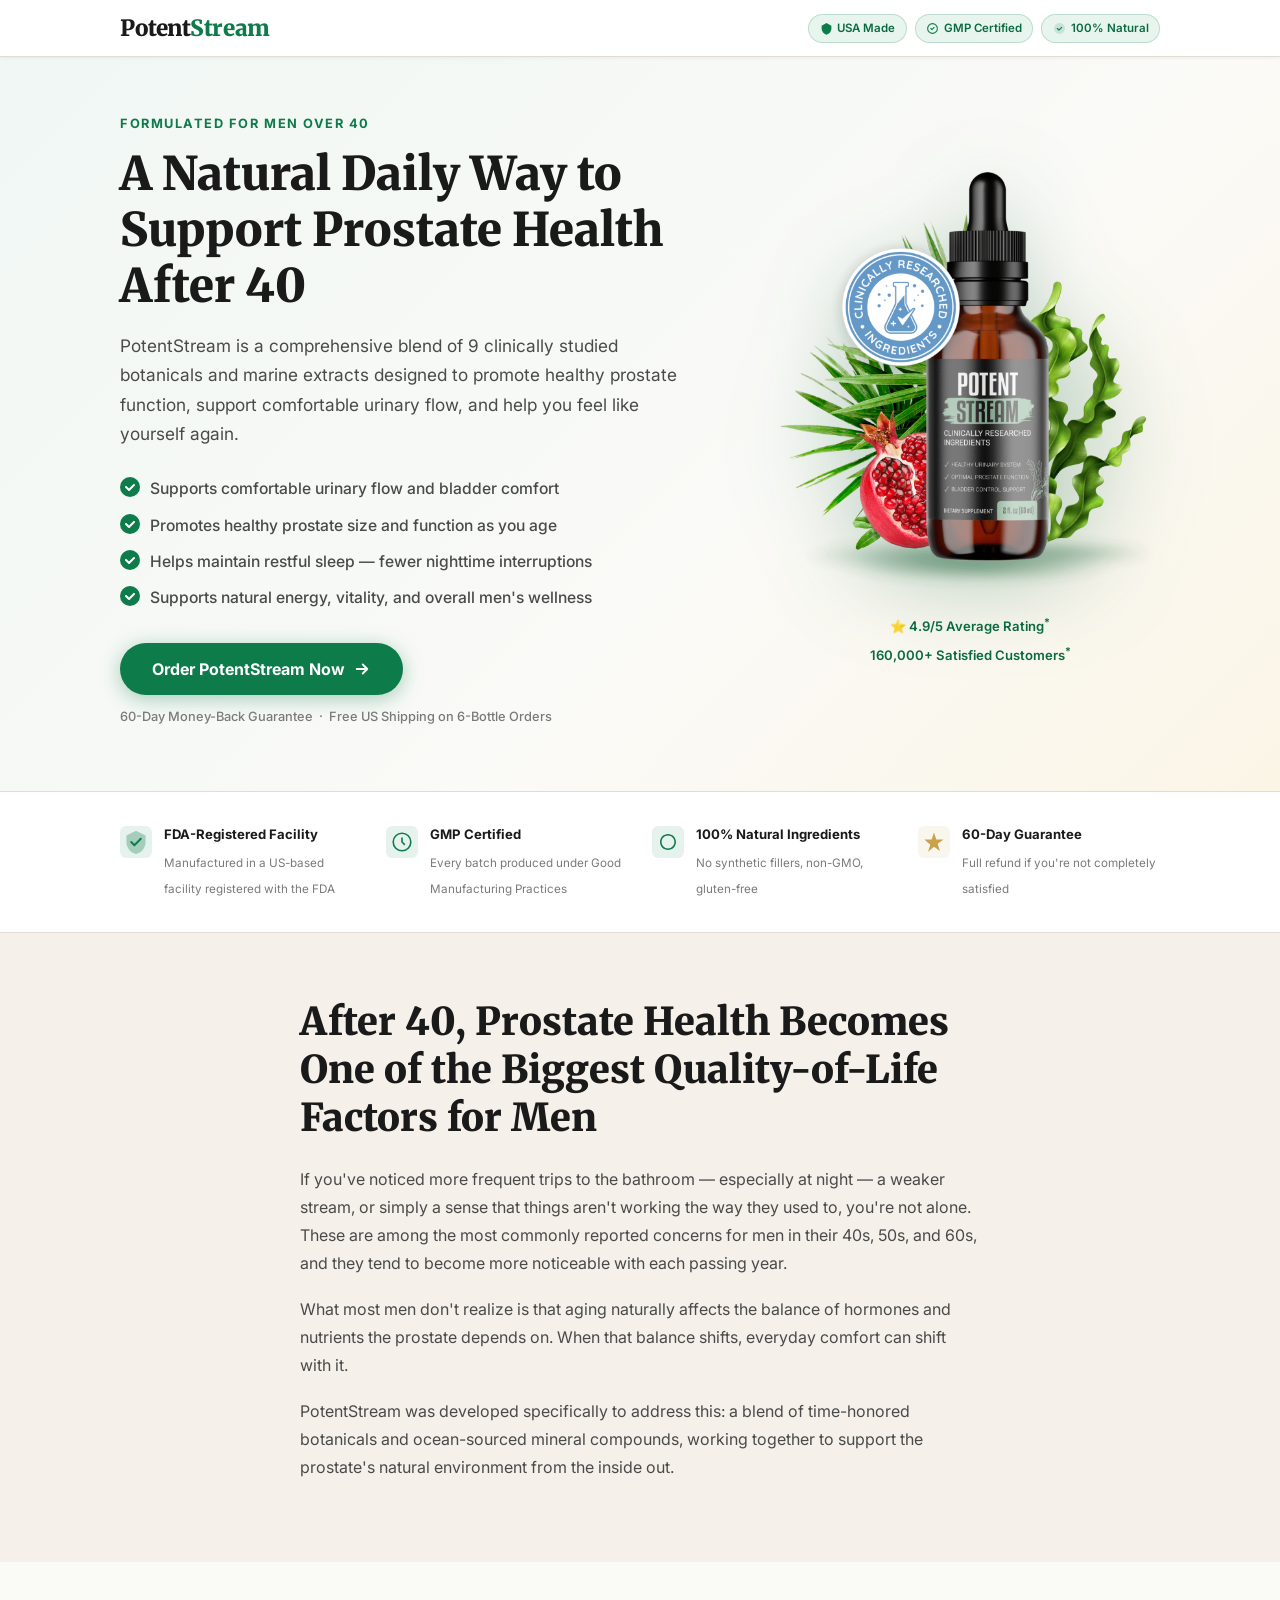
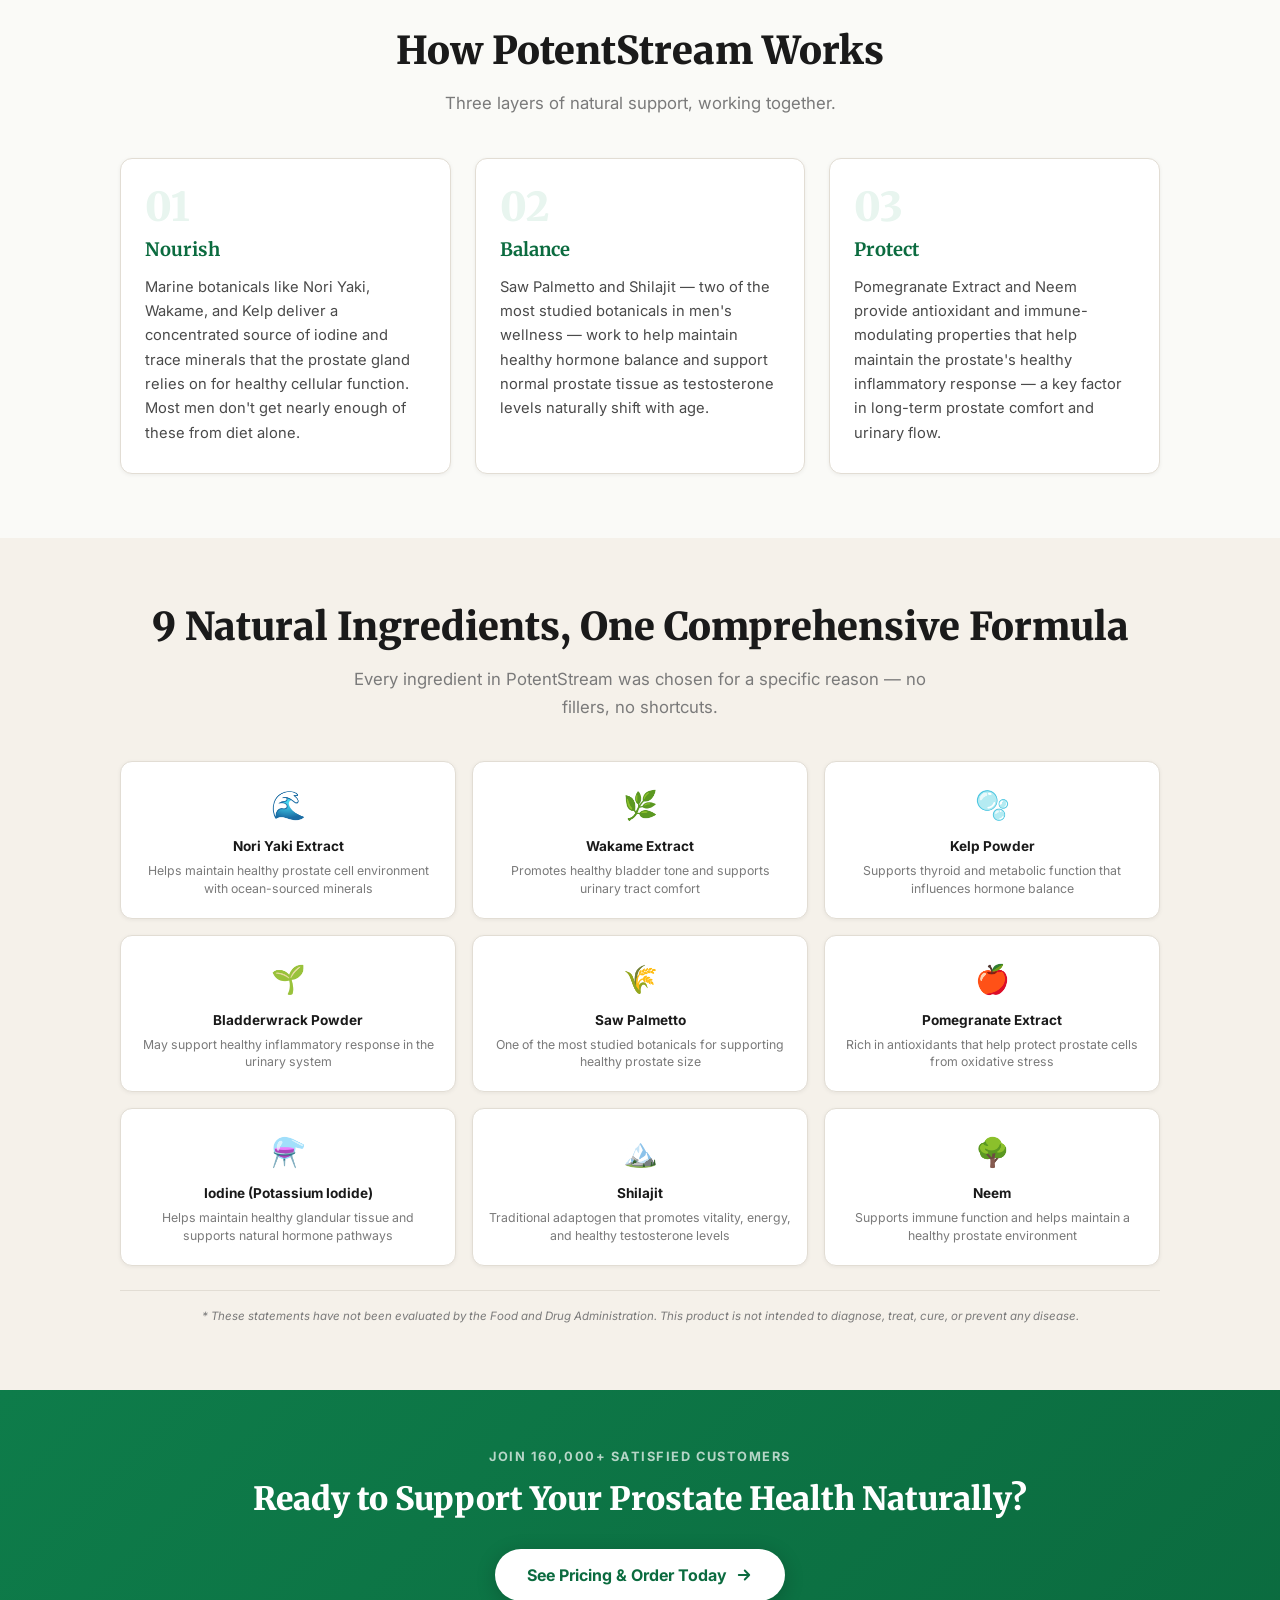
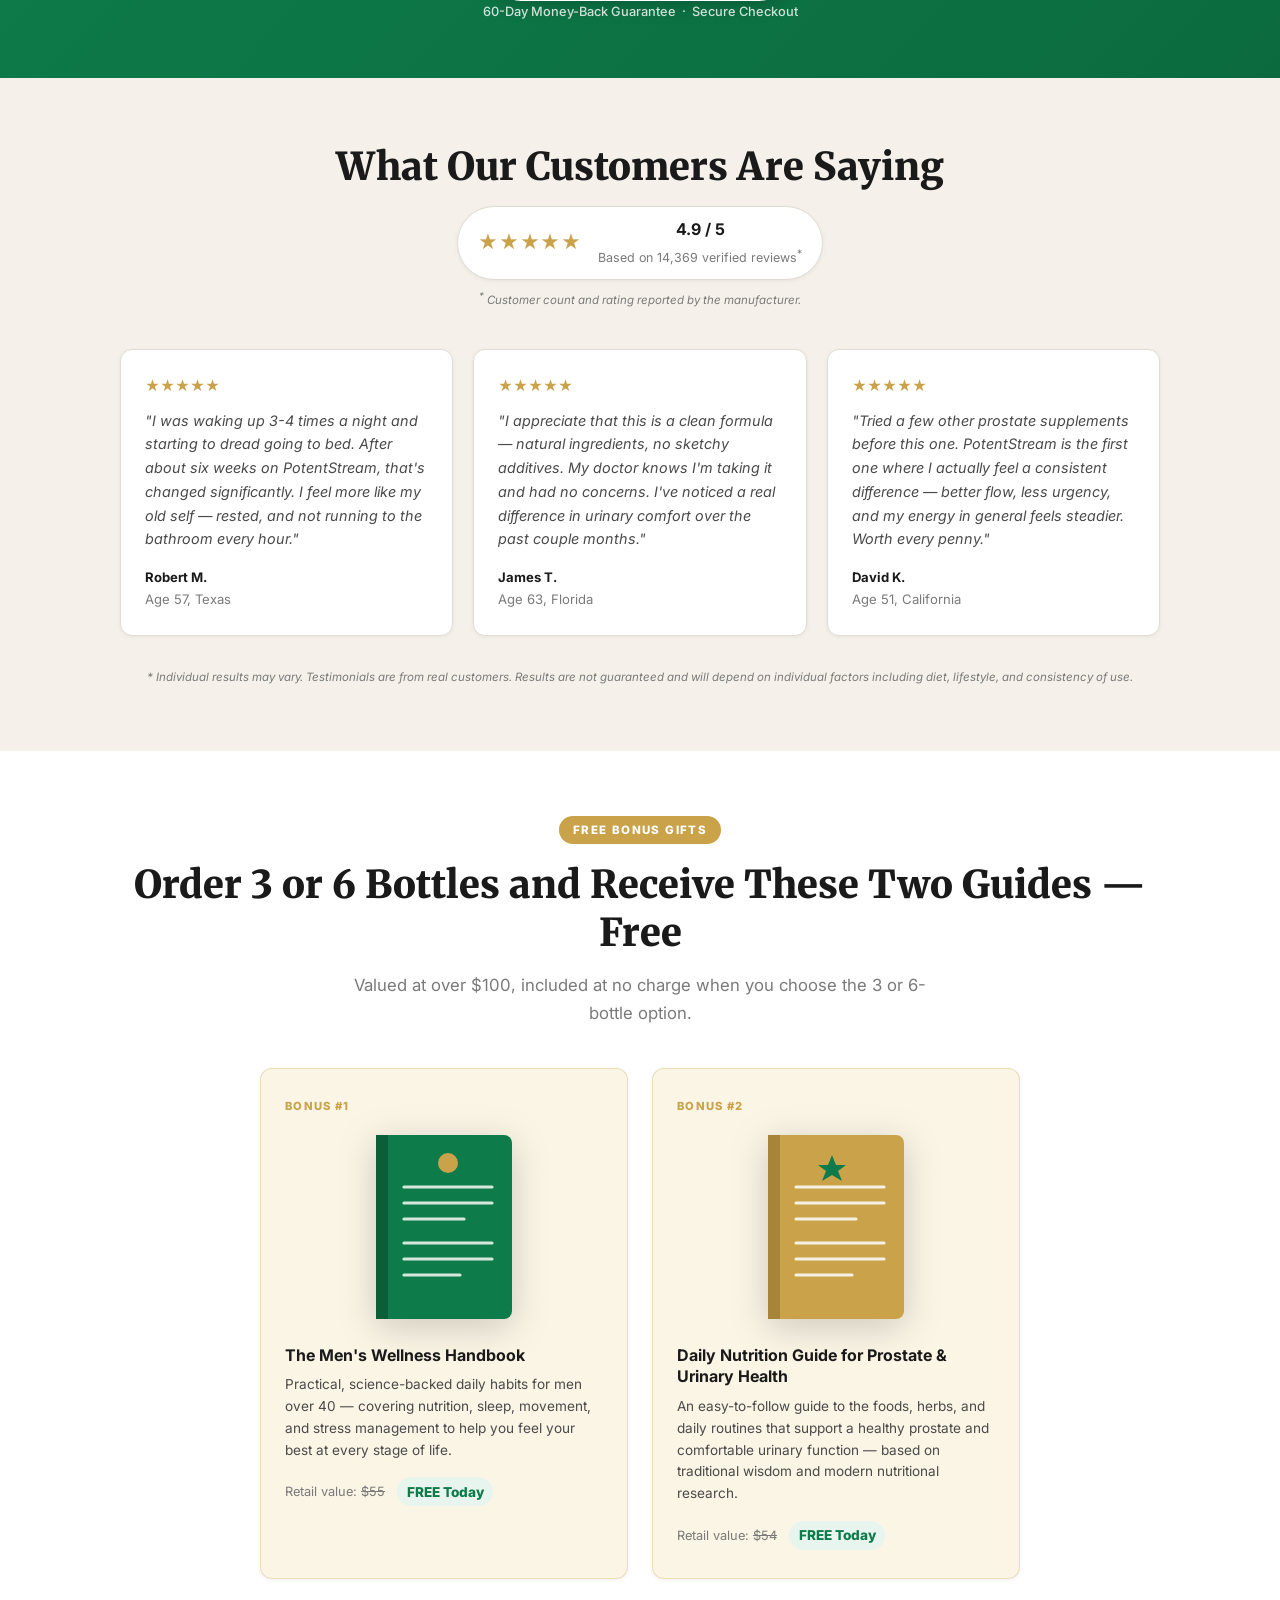
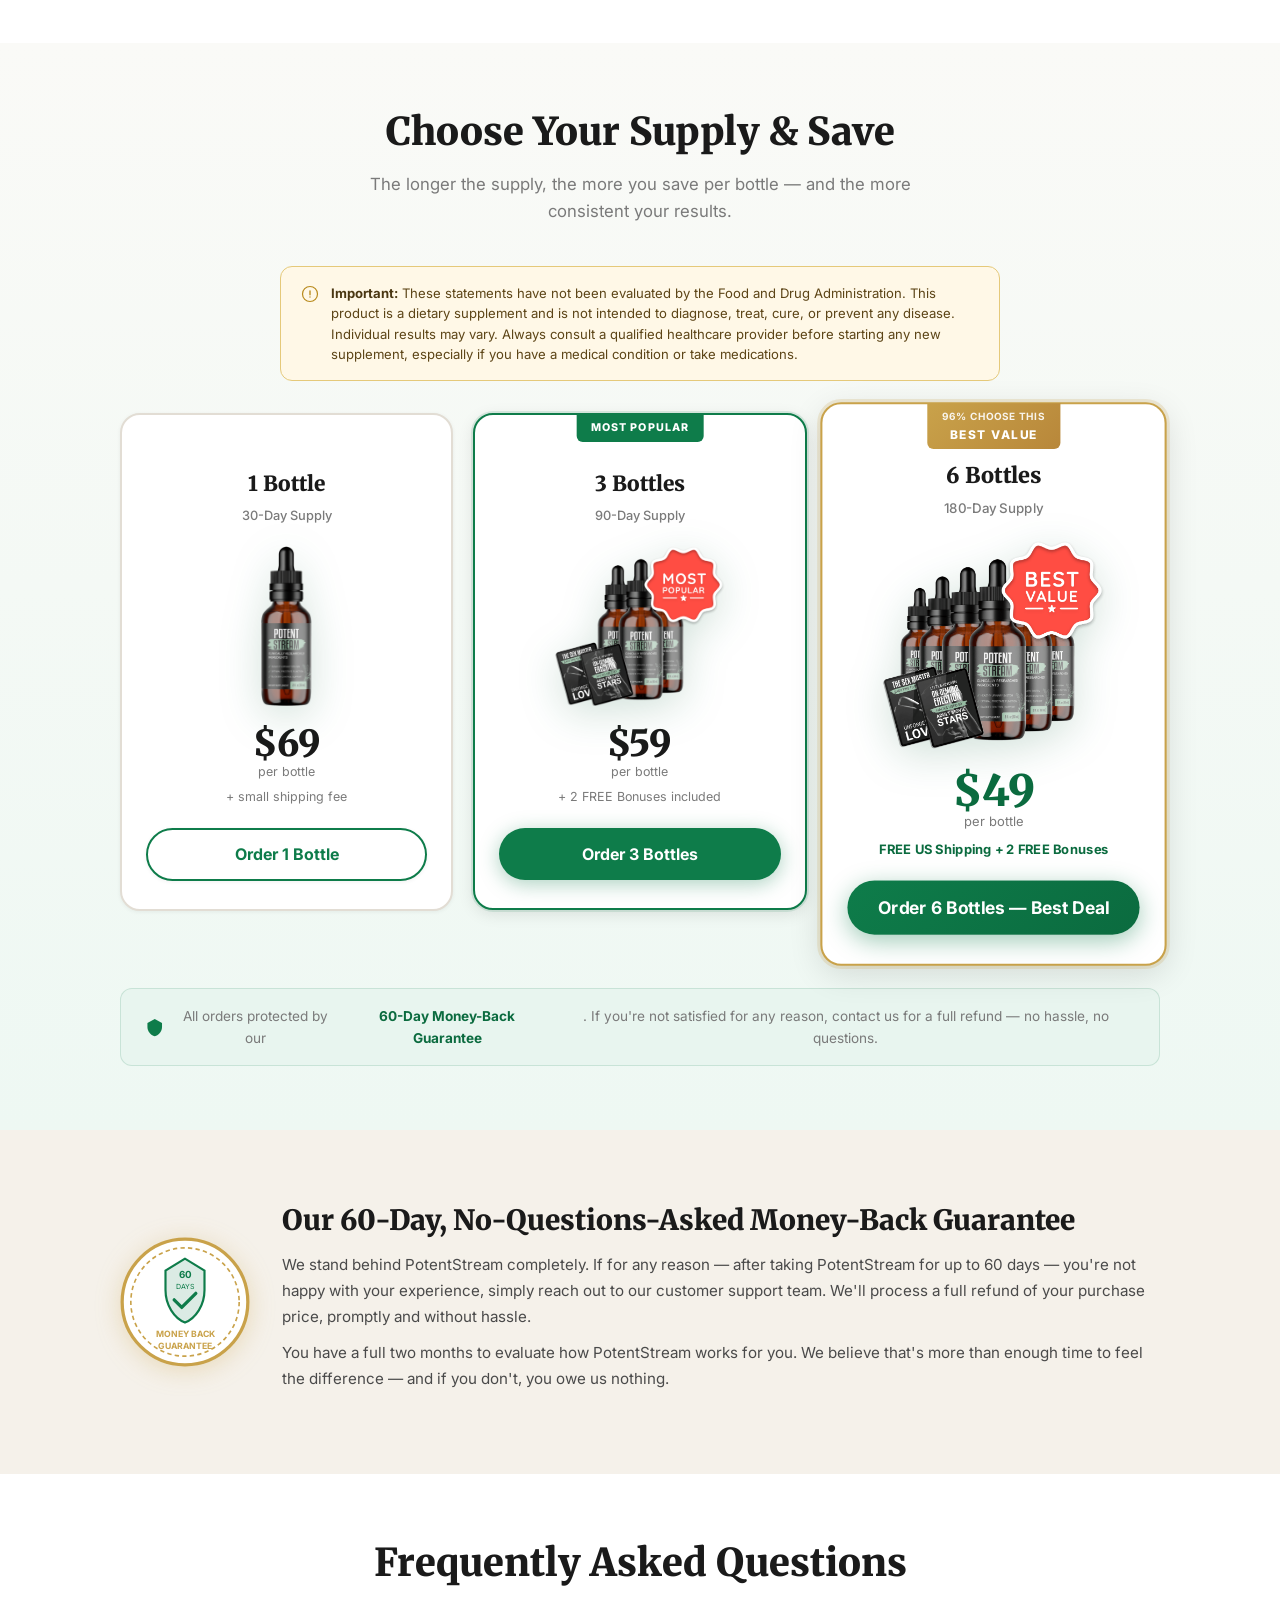
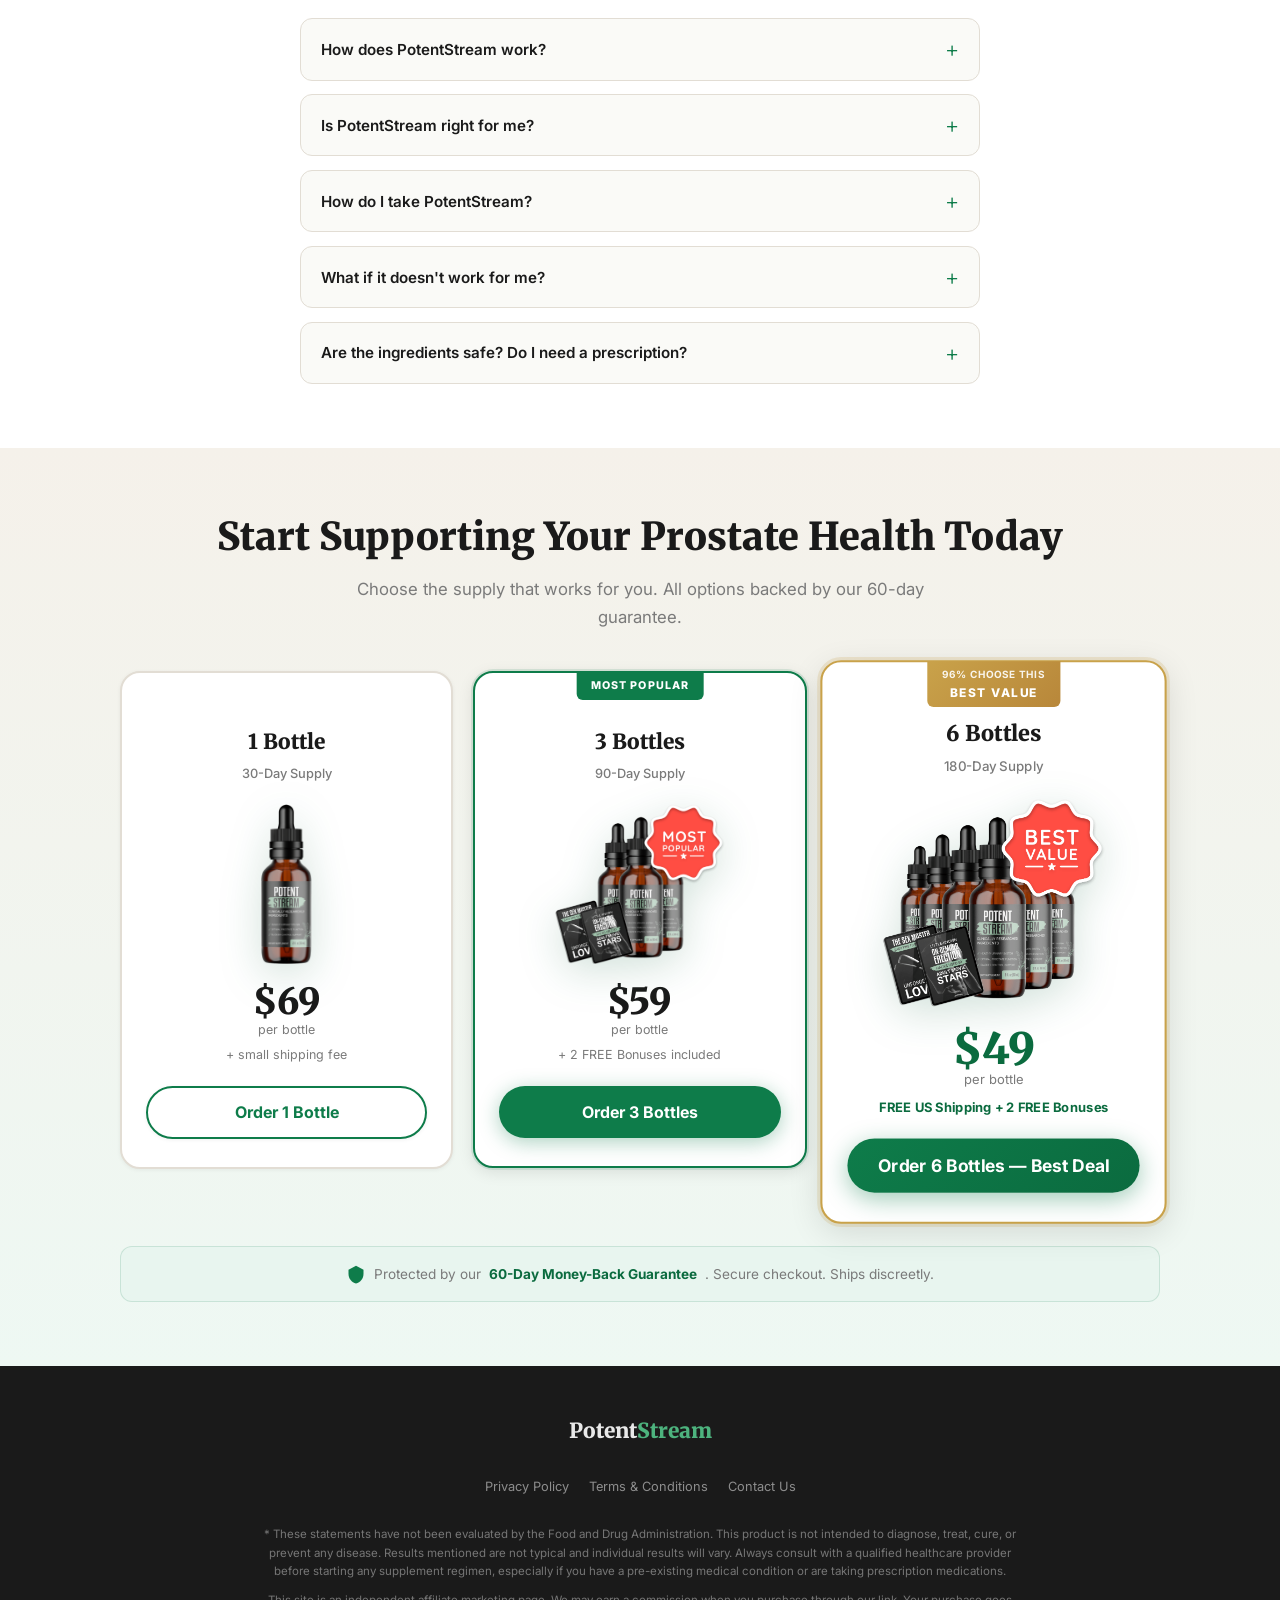
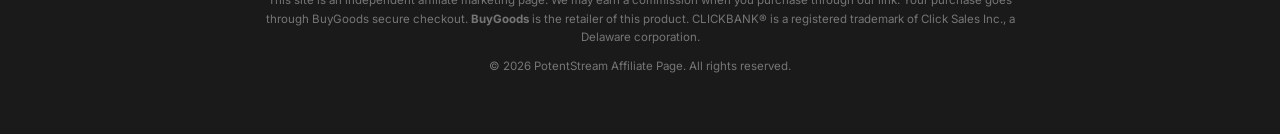
<file: index.html>
<!DOCTYPE html>
<!--
  Oferta: PotentStream
  Tipo: Página de Vendas
  Rede: BuyGoods
  Tráfego: Google Search Ads
  Ângulo: Wellness/Natural — benefício + prova, tom premium/editorial
  Idioma: EN-US
  Mercado: USA
-->
<html lang="en">
<head>
  <meta charset="UTF-8" />
  <meta name="viewport" content="width=device-width, initial-scale=1.0" />
  <meta name="description" content="PotentStream — A comprehensive blend of 9 natural ingredients formulated to support prostate health and urinary comfort in men over 40." />
  <title>PotentStream | Natural Prostate Support for Men Over 40</title>

  <!-- Google tag (gtag.js) - Google Ads: AW-948909355 -->
  <script async src="https://www.googletagmanager.com/gtag/js?id=AW-948909355"></script>
  <script>
    window.dataLayer = window.dataLayer || [];
    function gtag(){dataLayer.push(arguments);}
    gtag('js', new Date());
    gtag('config', 'AW-948909355');
  </script>
  <!--
    Conversion labels (used by script.js):
      CTA Click:  AW-948909355/6W-kCPCGrbAcEKvqvMQD  ← fires on Buy Now click
      Purchase:   AW-948909355/ppSDCLPcxLAcEKvqvMQD  ← reserved for BuyGoods postback (not used yet)
  -->

  <link rel="preconnect" href="https://fonts.googleapis.com" />
  <link rel="preconnect" href="https://fonts.gstatic.com" crossorigin />
  <link href="https://fonts.googleapis.com/css2?family=Inter:wght@400;500;600;700&family=Merriweather:ital,wght@0,700;0,900;1,400&display=swap" rel="stylesheet" />
  <link rel="stylesheet" href="style.css" />
</head>
<body>

  <!-- ===================== HEADER ===================== -->
  <header class="site-header" role="banner">
    <div class="container header-inner">
      <div class="logo" aria-label="PotentStream">
        <span class="logo-potent">Potent</span><span class="logo-stream">Stream</span>
      </div>
      <div class="header-badges">
        <span class="badge-pill">
          <svg width="13" height="13" viewBox="0 0 24 24" fill="none" aria-hidden="true"><path d="M12 2L3 7v5c0 5.25 3.75 10.15 9 11.35C17.25 22.15 21 17.25 21 12V7L12 2z" fill="#0E7C4A"/></svg>
          USA Made
        </span>
        <span class="badge-pill">
          <svg width="13" height="13" viewBox="0 0 24 24" fill="none" aria-hidden="true"><path d="M9 12l2 2 4-4M21 12c0 4.97-4.03 9-9 9s-9-4.03-9-9 4.03-9 9-9 9 4.03 9 9z" stroke="#0E7C4A" stroke-width="2" stroke-linecap="round" stroke-linejoin="round"/></svg>
          GMP Certified
        </span>
        <span class="badge-pill">
          <svg width="13" height="13" viewBox="0 0 24 24" fill="none" aria-hidden="true"><path d="M12 22c5.52 0 10-4.48 10-10S17.52 2 12 2 2 6.48 2 12s4.48 10 10 10z" fill="#0E7C4A" opacity=".15"/><path d="M8 12l3 3 5-5" stroke="#0E7C4A" stroke-width="2" stroke-linecap="round" stroke-linejoin="round"/></svg>
          100% Natural
        </span>
      </div>
    </div>
  </header>

  <main>

    <!-- ===================== HERO ===================== -->
    <section class="hero" aria-labelledby="hero-headline">
      <div class="container hero-inner">
        <div class="hero-content">
          <p class="hero-eyebrow">Formulated for men over 40</p>
          <h1 id="hero-headline" class="hero-headline">
            A Natural Daily Way to Support Prostate Health After 40
          </h1>
          <p class="hero-subhead">
            PotentStream is a comprehensive blend of 9 clinically studied botanicals and marine extracts designed to promote healthy prostate function, support comfortable urinary flow, and help you feel like yourself again.
          </p>
          <ul class="hero-bullets" aria-label="Key benefits">
            <li>
              <svg class="check-icon" viewBox="0 0 20 20" fill="none" aria-hidden="true"><circle cx="10" cy="10" r="10" fill="#0E7C4A"/><path d="M6 10l3 3 5-5" stroke="#fff" stroke-width="2" stroke-linecap="round" stroke-linejoin="round"/></svg>
              Supports comfortable urinary flow and bladder comfort
            </li>
            <li>
              <svg class="check-icon" viewBox="0 0 20 20" fill="none" aria-hidden="true"><circle cx="10" cy="10" r="10" fill="#0E7C4A"/><path d="M6 10l3 3 5-5" stroke="#fff" stroke-width="2" stroke-linecap="round" stroke-linejoin="round"/></svg>
              Promotes healthy prostate size and function as you age
            </li>
            <li>
              <svg class="check-icon" viewBox="0 0 20 20" fill="none" aria-hidden="true"><circle cx="10" cy="10" r="10" fill="#0E7C4A"/><path d="M6 10l3 3 5-5" stroke="#fff" stroke-width="2" stroke-linecap="round" stroke-linejoin="round"/></svg>
              Helps maintain restful sleep — fewer nighttime interruptions
            </li>
            <li>
              <svg class="check-icon" viewBox="0 0 20 20" fill="none" aria-hidden="true"><circle cx="10" cy="10" r="10" fill="#0E7C4A"/><path d="M6 10l3 3 5-5" stroke="#fff" stroke-width="2" stroke-linecap="round" stroke-linejoin="round"/></svg>
              Supports natural energy, vitality, and overall men's wellness
            </li>
          </ul>
          <div class="hero-cta-group">
            <button class="btn-primary cta-btn" aria-label="Order PotentStream now">
              Order PotentStream Now
              <svg width="18" height="18" viewBox="0 0 24 24" fill="none" aria-hidden="true"><path d="M5 12h14M13 6l6 6-6 6" stroke="currentColor" stroke-width="2.5" stroke-linecap="round" stroke-linejoin="round"/></svg>
            </button>
            <p class="cta-subtext">60-Day Money-Back Guarantee &nbsp;·&nbsp; Free US Shipping on 6-Bottle Orders</p>
          </div>
        </div>

        <div class="hero-visual" aria-label="PotentStream product bottle">
          <img src="images/tsl-main.png" alt="PotentStream natural prostate support formula bottle" class="bottle-img" loading="eager" width="600" height="700" />
          <div class="hero-trust-strip">
            <span>&#11088; 4.9/5 Average Rating<sup>*</sup></span>
            <span>160,000+ Satisfied Customers<sup>*</sup></span>
          </div>
        </div>
      </div>
    </section>

    <!-- ===================== TRUST BADGES BAR ===================== -->
    <section class="trust-bar" aria-label="Quality certifications">
      <div class="container trust-bar-inner">
        <div class="trust-item">
          <svg width="32" height="32" viewBox="0 0 40 40" fill="none" aria-hidden="true"><rect width="40" height="40" rx="8" fill="#0E7C4A" opacity=".1"/><path d="M20 6L8 12v8c0 7 5 13.5 12 15 7-1.5 12-8 12-15v-8L20 6z" fill="#0E7C4A" opacity=".3"/><path d="M14 20l4 4 8-8" stroke="#0E7C4A" stroke-width="2.5" stroke-linecap="round" stroke-linejoin="round"/></svg>
          <div>
            <strong>FDA-Registered Facility</strong>
            <span>Manufactured in a US-based facility registered with the FDA</span>
          </div>
        </div>
        <div class="trust-item">
          <svg width="32" height="32" viewBox="0 0 40 40" fill="none" aria-hidden="true"><rect width="40" height="40" rx="8" fill="#0E7C4A" opacity=".1"/><circle cx="20" cy="20" r="11" stroke="#0E7C4A" stroke-width="2"/><path d="M20 15v5l3 3" stroke="#0E7C4A" stroke-width="2" stroke-linecap="round"/></svg>
          <div>
            <strong>GMP Certified</strong>
            <span>Every batch produced under Good Manufacturing Practices</span>
          </div>
        </div>
        <div class="trust-item">
          <svg width="32" height="32" viewBox="0 0 40 40" fill="none" aria-hidden="true"><rect width="40" height="40" rx="8" fill="#0E7C4A" opacity=".1"/><path d="M20 10c-5.52 0-10 4.48-10 10s4.48 10 10 10 10-4.48 10-10-4.48-10-10-10zm0 18c-4.41 0-8-3.59-8-8s3.59-8 8-8 8 3.59 8 8-3.59 8-8 8z" fill="#0E7C4A"/></svg>
          <div>
            <strong>100% Natural Ingredients</strong>
            <span>No synthetic fillers, non-GMO, gluten-free</span>
          </div>
        </div>
        <div class="trust-item">
          <svg width="32" height="32" viewBox="0 0 40 40" fill="none" aria-hidden="true"><rect width="40" height="40" rx="8" fill="#C9A24A" opacity=".1"/><path d="M20 8l2.9 8.9H32l-7.4 5.4 2.8 8.9L20 26l-7.4 6.2 2.8-8.9L8 16.9h9.1L20 8z" fill="#C9A24A"/></svg>
          <div>
            <strong>60-Day Guarantee</strong>
            <span>Full refund if you're not completely satisfied</span>
          </div>
        </div>
      </div>
    </section>

    <!-- ===================== PROBLEM / HOOK ===================== -->
    <section class="section-problem section-alt" aria-labelledby="problem-heading">
      <div class="container content-narrow">
        <h2 id="problem-heading" class="section-headline">
          After 40, Prostate Health Becomes<br />One of the Biggest Quality-of-Life Factors for Men
        </h2>
        <p class="section-body">
          If you've noticed more frequent trips to the bathroom — especially at night — a weaker stream, or simply a sense that things aren't working the way they used to, you're not alone. These are among the most commonly reported concerns for men in their 40s, 50s, and 60s, and they tend to become more noticeable with each passing year.
        </p>
        <p class="section-body">
          What most men don't realize is that aging naturally affects the balance of hormones and nutrients the prostate depends on. When that balance shifts, everyday comfort can shift with it.
        </p>
        <p class="section-body">
          PotentStream was developed specifically to address this: a blend of time-honored botanicals and ocean-sourced mineral compounds, working together to support the prostate's natural environment from the inside out.
        </p>
      </div>
    </section>

    <!-- ===================== HOW IT WORKS ===================== -->
    <section class="section-how" aria-labelledby="how-heading">
      <div class="container">
        <h2 id="how-heading" class="section-headline text-center">How PotentStream Works</h2>
        <p class="section-subhead text-center">Three layers of natural support, working together.</p>
        <div class="steps-grid">
          <div class="step-card">
            <div class="step-number" aria-hidden="true">01</div>
            <h3 class="step-title">Nourish</h3>
            <p class="step-body">Marine botanicals like Nori Yaki, Wakame, and Kelp deliver a concentrated source of iodine and trace minerals that the prostate gland relies on for healthy cellular function. Most men don't get nearly enough of these from diet alone.</p>
          </div>
          <div class="step-card">
            <div class="step-number" aria-hidden="true">02</div>
            <h3 class="step-title">Balance</h3>
            <p class="step-body">Saw Palmetto and Shilajit — two of the most studied botanicals in men's wellness — work to help maintain healthy hormone balance and support normal prostate tissue as testosterone levels naturally shift with age.</p>
          </div>
          <div class="step-card">
            <div class="step-number" aria-hidden="true">03</div>
            <h3 class="step-title">Protect</h3>
            <p class="step-body">Pomegranate Extract and Neem provide antioxidant and immune-modulating properties that help maintain the prostate's healthy inflammatory response — a key factor in long-term prostate comfort and urinary flow.</p>
          </div>
        </div>
      </div>
    </section>

    <!-- ===================== INGREDIENTS ===================== -->
    <section class="section-ingredients section-alt" aria-labelledby="ingredients-heading">
      <div class="container">
        <h2 id="ingredients-heading" class="section-headline text-center">9 Natural Ingredients, One Comprehensive Formula</h2>
        <p class="section-subhead text-center">Every ingredient in PotentStream was chosen for a specific reason — no fillers, no shortcuts.</p>
        <div class="ingredients-grid">

          <article class="ingredient-card">
            <div class="ingredient-icon" aria-hidden="true">🌊</div>
            <h3 class="ingredient-name">Nori Yaki Extract</h3>
            <p class="ingredient-benefit">Helps maintain healthy prostate cell environment with ocean-sourced minerals</p>
          </article>

          <article class="ingredient-card">
            <div class="ingredient-icon" aria-hidden="true">🌿</div>
            <h3 class="ingredient-name">Wakame Extract</h3>
            <p class="ingredient-benefit">Promotes healthy bladder tone and supports urinary tract comfort</p>
          </article>

          <article class="ingredient-card">
            <div class="ingredient-icon" aria-hidden="true">🫧</div>
            <h3 class="ingredient-name">Kelp Powder</h3>
            <p class="ingredient-benefit">Supports thyroid and metabolic function that influences hormone balance</p>
          </article>

          <article class="ingredient-card">
            <div class="ingredient-icon" aria-hidden="true">🌱</div>
            <h3 class="ingredient-name">Bladderwrack Powder</h3>
            <p class="ingredient-benefit">May support healthy inflammatory response in the urinary system</p>
          </article>

          <article class="ingredient-card">
            <div class="ingredient-icon" aria-hidden="true">🌾</div>
            <h3 class="ingredient-name">Saw Palmetto</h3>
            <p class="ingredient-benefit">One of the most studied botanicals for supporting healthy prostate size</p>
          </article>

          <article class="ingredient-card">
            <div class="ingredient-icon" aria-hidden="true">🍎</div>
            <h3 class="ingredient-name">Pomegranate Extract</h3>
            <p class="ingredient-benefit">Rich in antioxidants that help protect prostate cells from oxidative stress</p>
          </article>

          <article class="ingredient-card">
            <div class="ingredient-icon" aria-hidden="true">⚗️</div>
            <h3 class="ingredient-name">Iodine (Potassium Iodide)</h3>
            <p class="ingredient-benefit">Helps maintain healthy glandular tissue and supports natural hormone pathways</p>
          </article>

          <article class="ingredient-card">
            <div class="ingredient-icon" aria-hidden="true">🏔️</div>
            <h3 class="ingredient-name">Shilajit</h3>
            <p class="ingredient-benefit">Traditional adaptogen that promotes vitality, energy, and healthy testosterone levels</p>
          </article>

          <article class="ingredient-card">
            <div class="ingredient-icon" aria-hidden="true">🌳</div>
            <h3 class="ingredient-name">Neem</h3>
            <p class="ingredient-benefit">Supports immune function and helps maintain a healthy prostate environment</p>
          </article>

        </div>
        <p class="ingredients-note">
          * These statements have not been evaluated by the Food and Drug Administration. This product is not intended to diagnose, treat, cure, or prevent any disease.
        </p>
      </div>
    </section>

    <!-- ===================== MID-PAGE CTA ===================== -->
    <section class="section-midcta" aria-label="Order section">
      <div class="container text-center">
        <p class="midcta-eyebrow">Join 160,000+ satisfied customers</p>
        <h2 class="midcta-headline">Ready to Support Your Prostate Health Naturally?</h2>
        <button class="btn-primary cta-btn" aria-label="See pricing options">
          See Pricing &amp; Order Today
          <svg width="18" height="18" viewBox="0 0 24 24" fill="none" aria-hidden="true"><path d="M5 12h14M13 6l6 6-6 6" stroke="currentColor" stroke-width="2.5" stroke-linecap="round" stroke-linejoin="round"/></svg>
        </button>
        <p class="cta-subtext" style="color: rgba(255,255,255,0.8);">60-Day Money-Back Guarantee &nbsp;·&nbsp; Secure Checkout</p>
      </div>
    </section>

    <!-- ===================== SOCIAL PROOF ===================== -->
    <section class="section-proof section-alt" aria-labelledby="proof-heading">
      <div class="container">
        <div class="proof-header">
          <h2 id="proof-heading" class="section-headline text-center">What Our Customers Are Saying</h2>
          <div class="review-summary" aria-label="14,369 reviews, 4.9 out of 5 stars">
            <div class="stars" aria-hidden="true">&#9733;&#9733;&#9733;&#9733;&#9733;</div>
            <div class="review-numbers">
              <strong>4.9 / 5</strong>
              <span>Based on 14,369 verified reviews<sup>*</sup></span>
            </div>
          </div>
          <p class="proof-source"><sup>*</sup> Customer count and rating reported by the manufacturer.</p>
        </div>

        <div class="testimonials-grid">
          <blockquote class="testimonial-card">
            <div class="testimonial-stars" aria-label="5 stars" aria-hidden="true">&#9733;&#9733;&#9733;&#9733;&#9733;</div>
            <p class="testimonial-text">"I was waking up 3-4 times a night and starting to dread going to bed. After about six weeks on PotentStream, that's changed significantly. I feel more like my old self — rested, and not running to the bathroom every hour."</p>
            <footer class="testimonial-author">
              <strong>Robert M.</strong>
              <span>Age 57, Texas</span>
            </footer>
          </blockquote>

          <blockquote class="testimonial-card">
            <div class="testimonial-stars" aria-label="5 stars" aria-hidden="true">&#9733;&#9733;&#9733;&#9733;&#9733;</div>
            <p class="testimonial-text">"I appreciate that this is a clean formula — natural ingredients, no sketchy additives. My doctor knows I'm taking it and had no concerns. I've noticed a real difference in urinary comfort over the past couple months."</p>
            <footer class="testimonial-author">
              <strong>James T.</strong>
              <span>Age 63, Florida</span>
            </footer>
          </blockquote>

          <blockquote class="testimonial-card">
            <div class="testimonial-stars" aria-label="5 stars" aria-hidden="true">&#9733;&#9733;&#9733;&#9733;&#9733;</div>
            <p class="testimonial-text">"Tried a few other prostate supplements before this one. PotentStream is the first one where I actually feel a consistent difference — better flow, less urgency, and my energy in general feels steadier. Worth every penny."</p>
            <footer class="testimonial-author">
              <strong>David K.</strong>
              <span>Age 51, California</span>
            </footer>
          </blockquote>
        </div>

        <p class="testimonial-disclaimer">* Individual results may vary. Testimonials are from real customers. Results are not guaranteed and will depend on individual factors including diet, lifestyle, and consistency of use.</p>
      </div>
    </section>

    <!-- ===================== BONUSES ===================== -->
    <section class="section-bonuses" aria-labelledby="bonuses-heading">
      <div class="container">
        <div class="bonuses-badge" aria-hidden="true">FREE BONUS GIFTS</div>
        <h2 id="bonuses-heading" class="section-headline text-center">Order 3 or 6 Bottles and Receive These Two Guides — Free</h2>
        <p class="section-subhead text-center">Valued at over $100, included at no charge when you choose the 3 or 6-bottle option.</p>
        <div class="bonuses-grid">
          <div class="bonus-card">
            <div class="bonus-number" aria-hidden="true">BONUS #1</div>
            <div class="bonus-cover-graphic" aria-hidden="true">
              <svg viewBox="0 0 80 100" width="100%" height="100%" fill="none">
                <rect x="6" y="4" width="68" height="92" rx="4" fill="#0E7C4A"/>
                <rect x="6" y="4" width="6" height="92" fill="#0B5E38"/>
                <path d="M20 30h44M20 38h44M20 46h30M20 58h44M20 66h44M20 74h28" stroke="#FAFAF7" stroke-width="1.6" stroke-linecap="round" opacity=".85"/>
                <circle cx="42" cy="18" r="5" fill="#C9A24A"/>
              </svg>
            </div>
            <h3 class="bonus-title">The Men's Wellness Handbook</h3>
            <p class="bonus-desc">Practical, science-backed daily habits for men over 40 — covering nutrition, sleep, movement, and stress management to help you feel your best at every stage of life.</p>
            <div class="bonus-value">
              <span class="bonus-retail">Retail value: <s>$55</s></span>
              <span class="bonus-free">FREE Today</span>
            </div>
          </div>
          <div class="bonus-card">
            <div class="bonus-number" aria-hidden="true">BONUS #2</div>
            <div class="bonus-cover-graphic" aria-hidden="true">
              <svg viewBox="0 0 80 100" width="100%" height="100%" fill="none">
                <rect x="6" y="4" width="68" height="92" rx="4" fill="#C9A24A"/>
                <rect x="6" y="4" width="6" height="92" fill="#A88438"/>
                <path d="M20 30h44M20 38h44M20 46h30M20 58h44M20 66h44M20 74h28" stroke="#FAFAF7" stroke-width="1.6" stroke-linecap="round" opacity=".9"/>
                <path d="M38 14l2 5h5l-4 3 2 5-5-3-5 3 2-5-4-3h5l2-5z" fill="#0E7C4A"/>
              </svg>
            </div>
            <h3 class="bonus-title">Daily Nutrition Guide for Prostate &amp; Urinary Health</h3>
            <p class="bonus-desc">An easy-to-follow guide to the foods, herbs, and daily routines that support a healthy prostate and comfortable urinary function — based on traditional wisdom and modern nutritional research.</p>
            <div class="bonus-value">
              <span class="bonus-retail">Retail value: <s>$54</s></span>
              <span class="bonus-free">FREE Today</span>
            </div>
          </div>
        </div>
      </div>
    </section>

    <!-- ===================== PRICING ===================== -->
    <section class="section-pricing" id="pricing" aria-labelledby="pricing-heading">
      <div class="container">
        <h2 id="pricing-heading" class="section-headline text-center">Choose Your Supply &amp; Save</h2>
        <p class="section-subhead text-center">The longer the supply, the more you save per bottle — and the more consistent your results.</p>

        <div class="fda-disclaimer" role="note">
          <svg width="18" height="18" viewBox="0 0 24 24" fill="none" aria-hidden="true">
            <circle cx="12" cy="12" r="10" stroke="currentColor" stroke-width="1.6"/>
            <path d="M12 8v5M12 16h.01" stroke="currentColor" stroke-width="1.8" stroke-linecap="round"/>
          </svg>
          <p>
            <strong>Important:</strong> These statements have not been evaluated by the Food and Drug Administration. This product is a dietary supplement and is not intended to diagnose, treat, cure, or prevent any disease. Individual results may vary. Always consult a qualified healthcare provider before starting any new supplement, especially if you have a medical condition or take medications.
          </p>
        </div>

        <div class="pricing-grid">

          <!-- 1 Bottle -->
          <div class="pricing-card">
            <div class="pricing-supply">1 Bottle</div>
            <div class="pricing-days">30-Day Supply</div>
            <div class="pricing-visual">
              <img src="images/prod_1_bottle.png" alt="One bottle of PotentStream" class="pricing-bottle-img" loading="lazy" />
            </div>
            <div class="pricing-amount">
              <span class="price-each">$69</span>
              <span class="price-label">per bottle</span>
            </div>
            <p class="price-note">+ small shipping fee</p>
            <button class="btn-secondary cta-btn" aria-label="Order 1 bottle of PotentStream for $69">Order 1 Bottle</button>
          </div>

          <!-- 3 Bottles — MOST POPULAR -->
          <div class="pricing-card pricing-popular">
            <div class="popular-badge" aria-label="Most popular option">MOST POPULAR</div>
            <div class="pricing-supply">3 Bottles</div>
            <div class="pricing-days">90-Day Supply</div>
            <div class="pricing-visual">
              <img src="images/prod_3_bottle.png" alt="Three bottles of PotentStream with free bonuses" class="pricing-bottle-img" loading="lazy" />
            </div>
            <div class="pricing-amount">
              <span class="price-each">$59</span>
              <span class="price-label">per bottle</span>
            </div>
            <p class="price-note">+ 2 FREE Bonuses included</p>
            <button class="btn-primary cta-btn" aria-label="Order 3 bottles of PotentStream at $59 each">Order 3 Bottles</button>
          </div>

          <!-- 6 Bottles — BEST VALUE -->
          <div class="pricing-card pricing-best">
            <div class="best-badge" aria-label="Best value option, 96% of customers choose this">
              <span class="best-badge-top">96% CHOOSE THIS</span>
              <span class="best-badge-main">BEST VALUE</span>
            </div>
            <div class="pricing-supply">6 Bottles</div>
            <div class="pricing-days">180-Day Supply</div>
            <div class="pricing-visual">
              <img src="images/prod_6_bottle.png" alt="Six bottles of PotentStream with free bonuses and free shipping" class="pricing-bottle-img pricing-bottle-lg" loading="lazy" />
            </div>
            <div class="pricing-amount">
              <span class="price-each">$49</span>
              <span class="price-label">per bottle</span>
            </div>
            <p class="price-note price-note-highlight">FREE US Shipping + 2 FREE Bonuses</p>
            <button class="btn-primary btn-best cta-btn" aria-label="Order 6 bottles of PotentStream at $49 each, best value with free shipping">Order 6 Bottles — Best Deal</button>
          </div>

        </div>

        <div class="pricing-guarantee-note">
          <svg width="20" height="20" viewBox="0 0 24 24" fill="none" aria-hidden="true"><path d="M12 2L3 7v5c0 5.25 3.75 10.15 9 11.35C17.25 22.15 21 17.25 21 12V7L12 2z" fill="#0E7C4A"/></svg>
          All orders protected by our <strong>60-Day Money-Back Guarantee</strong>. If you're not satisfied for any reason, contact us for a full refund — no hassle, no questions.
        </div>

      </div>
    </section>

    <!-- ===================== GUARANTEE ===================== -->
    <section class="section-guarantee section-alt" aria-labelledby="guarantee-heading">
      <div class="container guarantee-inner">
        <div class="guarantee-seal" aria-hidden="true">
          <svg viewBox="0 0 120 120" fill="none" xmlns="http://www.w3.org/2000/svg" aria-hidden="true" focusable="false">
            <circle cx="60" cy="60" r="58" stroke="#C9A24A" stroke-width="3" fill="white"/>
            <circle cx="60" cy="60" r="50" stroke="#C9A24A" stroke-width="1.5" stroke-dasharray="4 3" fill="none"/>
            <path d="M60 20L42 31v18c0 14 8 26 18 30 10-4 18-16 18-30V31L60 20z" fill="#0E7C4A" opacity=".15"/>
            <path d="M60 20L42 31v18c0 14 8 26 18 30 10-4 18-16 18-30V31L60 20z" stroke="#0E7C4A" stroke-width="2" fill="none"/>
            <path d="M50 58l7 7 13-13" stroke="#0E7C4A" stroke-width="3" stroke-linecap="round" stroke-linejoin="round"/>
            <text x="60" y="92" text-anchor="middle" font-family="Inter,sans-serif" font-size="8" font-weight="700" fill="#C9A24A">MONEY BACK</text>
            <text x="60" y="103" text-anchor="middle" font-family="Inter,sans-serif" font-size="8" font-weight="700" fill="#C9A24A">GUARANTEE</text>
            <text x="60" y="38" text-anchor="middle" font-family="Inter,sans-serif" font-size="9" font-weight="700" fill="#0E7C4A">60</text>
            <text x="60" y="48" text-anchor="middle" font-family="Inter,sans-serif" font-size="6.5" fill="#0E7C4A">DAYS</text>
          </svg>
        </div>
        <div class="guarantee-content">
          <h2 id="guarantee-heading" class="guarantee-headline">Our 60-Day, No-Questions-Asked Money-Back Guarantee</h2>
          <p class="guarantee-body">
            We stand behind PotentStream completely. If for any reason — after taking PotentStream for up to 60 days — you're not happy with your experience, simply reach out to our customer support team. We'll process a full refund of your purchase price, promptly and without hassle.
          </p>
          <p class="guarantee-body">
            You have a full two months to evaluate how PotentStream works for you. We believe that's more than enough time to feel the difference — and if you don't, you owe us nothing.
          </p>
        </div>
      </div>
    </section>

    <!-- ===================== FAQ ===================== -->
    <section class="section-faq" aria-labelledby="faq-heading">
      <div class="container content-narrow">
        <h2 id="faq-heading" class="section-headline text-center">Frequently Asked Questions</h2>

        <div class="faq-list" role="list">

          <details class="faq-item" role="listitem">
            <summary class="faq-question">How does PotentStream work?</summary>
            <div class="faq-answer">
              <p>PotentStream is formulated around a combination of marine botanicals, traditional herbs, and mineral compounds that work synergistically to support the prostate gland's natural environment. The marine extracts (Nori Yaki, Wakame, Kelp, Bladderwrack) provide iodine and trace minerals essential to glandular health. Botanicals like Saw Palmetto and Shilajit support healthy hormone balance. Antioxidant-rich Pomegranate Extract and Neem help maintain a healthy cellular environment in the prostate. Together, they address multiple aspects of men's urinary and prostate wellness in a single daily supplement.</p>
            </div>
          </details>

          <details class="faq-item" role="listitem">
            <summary class="faq-question">Is PotentStream right for me?</summary>
            <div class="faq-answer">
              <p>PotentStream is designed for adult men, particularly those 40 and older, who want to be proactive about supporting their prostate and urinary health with natural ingredients. If you have a pre-existing medical condition or are taking prescription medications, we recommend consulting your healthcare provider before starting any new supplement. This product is not intended for use by women or individuals under 18.</p>
            </div>
          </details>

          <details class="faq-item" role="listitem">
            <summary class="faq-question">How do I take PotentStream?</summary>
            <div class="faq-answer">
              <p>The recommended serving is one dropperful (approximately 1 mL) taken once daily. You can take it directly under the tongue or mixed into water or juice. For best results, take it consistently each day and give the formula time to work — most customers report noticing meaningful changes after 4–8 weeks of consistent use. As with any supplement, individual responses vary.</p>
            </div>
          </details>

          <details class="faq-item" role="listitem">
            <summary class="faq-question">What if it doesn't work for me?</summary>
            <div class="faq-answer">
              <p>Every purchase of PotentStream comes with our 60-Day Money-Back Guarantee. If you're not satisfied with your results for any reason within 60 days of your purchase, simply contact our customer support team. We'll issue a full refund of your purchase price — no questions asked, no complicated process. We're confident in the quality of our formula, and we want you to feel the same confidence when you order.</p>
            </div>
          </details>

          <details class="faq-item" role="listitem">
            <summary class="faq-question">Are the ingredients safe? Do I need a prescription?</summary>
            <div class="faq-answer">
              <p>PotentStream contains 100% natural ingredients with no synthetic compounds or artificial additives. It is manufactured in an FDA-registered, GMP-certified facility in the United States, following strict quality control standards. No prescription is required — PotentStream is available as a dietary supplement. While all ingredients are generally regarded as safe, we always recommend speaking with your doctor if you have specific health concerns or are currently taking other medications.</p>
            </div>
          </details>

        </div>
      </div>
    </section>

    <!-- ===================== FINAL CTA / PRICING REPEAT ===================== -->
    <section class="section-pricing section-pricing-final" id="order" aria-labelledby="final-cta-heading">
      <div class="container">
        <h2 id="final-cta-heading" class="section-headline text-center">Start Supporting Your Prostate Health Today</h2>
        <p class="section-subhead text-center">Choose the supply that works for you. All options backed by our 60-day guarantee.</p>

        <div class="pricing-grid">

          <div class="pricing-card">
            <div class="pricing-supply">1 Bottle</div>
            <div class="pricing-days">30-Day Supply</div>
            <div class="pricing-visual">
              <img src="images/prod_1_bottle.png" alt="One bottle of PotentStream" class="pricing-bottle-img" loading="lazy" />
            </div>
            <div class="pricing-amount">
              <span class="price-each">$69</span>
              <span class="price-label">per bottle</span>
            </div>
            <p class="price-note">+ small shipping fee</p>
            <button class="btn-secondary cta-btn" aria-label="Order 1 bottle of PotentStream for $69">Order 1 Bottle</button>
          </div>

          <div class="pricing-card pricing-popular">
            <div class="popular-badge" aria-label="Most popular option">MOST POPULAR</div>
            <div class="pricing-supply">3 Bottles</div>
            <div class="pricing-days">90-Day Supply</div>
            <div class="pricing-visual">
              <img src="images/prod_3_bottle.png" alt="Three bottles of PotentStream with free bonuses" class="pricing-bottle-img" loading="lazy" />
            </div>
            <div class="pricing-amount">
              <span class="price-each">$59</span>
              <span class="price-label">per bottle</span>
            </div>
            <p class="price-note">+ 2 FREE Bonuses included</p>
            <button class="btn-primary cta-btn" aria-label="Order 3 bottles of PotentStream at $59 each">Order 3 Bottles</button>
          </div>

          <div class="pricing-card pricing-best">
            <div class="best-badge" aria-label="Best value option">
              <span class="best-badge-top">96% CHOOSE THIS</span>
              <span class="best-badge-main">BEST VALUE</span>
            </div>
            <div class="pricing-supply">6 Bottles</div>
            <div class="pricing-days">180-Day Supply</div>
            <div class="pricing-visual">
              <img src="images/prod_6_bottle.png" alt="Six bottles of PotentStream with free bonuses and free shipping" class="pricing-bottle-img pricing-bottle-lg" loading="lazy" />
            </div>
            <div class="pricing-amount">
              <span class="price-each">$49</span>
              <span class="price-label">per bottle</span>
            </div>
            <p class="price-note price-note-highlight">FREE US Shipping + 2 FREE Bonuses</p>
            <button class="btn-primary btn-best cta-btn" aria-label="Order 6 bottles of PotentStream at $49 each">Order 6 Bottles — Best Deal</button>
          </div>

        </div>

        <div class="pricing-guarantee-note">
          <svg width="20" height="20" viewBox="0 0 24 24" fill="none" aria-hidden="true"><path d="M12 2L3 7v5c0 5.25 3.75 10.15 9 11.35C17.25 22.15 21 17.25 21 12V7L12 2z" fill="#0E7C4A"/></svg>
          Protected by our <strong>60-Day Money-Back Guarantee</strong>. Secure checkout. Ships discreetly.
        </div>

      </div>
    </section>

  </main>

  <!-- ===================== FOOTER ===================== -->
  <footer class="site-footer" role="contentinfo">
    <div class="container footer-inner">

      <div class="footer-logo" aria-label="PotentStream">
        <span class="logo-potent">Potent</span><span class="logo-stream">Stream</span>
      </div>

      <nav class="footer-links" aria-label="Legal and support links">
        <a href="privacy.html" rel="noopener">Privacy Policy</a>
        <a href="terms.html" rel="noopener">Terms &amp; Conditions</a>
        <a href="mailto:contact@checkedpicks.com" rel="noopener">Contact Us</a>
      </nav>

      <div class="footer-disclaimer">
        <p>* These statements have not been evaluated by the Food and Drug Administration. This product is not intended to diagnose, treat, cure, or prevent any disease. Results mentioned are not typical and individual results will vary. Always consult with a qualified healthcare provider before starting any supplement regimen, especially if you have a pre-existing medical condition or are taking prescription medications.</p>
        <p>This site is an independent affiliate marketing page. We may earn a commission when you purchase through our link. Your purchase goes through BuyGoods secure checkout. <strong>BuyGoods</strong> is the retailer of this product. CLICKBANK&reg; is a registered trademark of Click Sales Inc., a Delaware corporation.</p>
        <p class="footer-copyright">&copy; 2026 PotentStream Affiliate Page. All rights reserved.</p>
      </div>

    </div>
  </footer>

  <script src="script.js"></script>
</body>
</html>
</file>
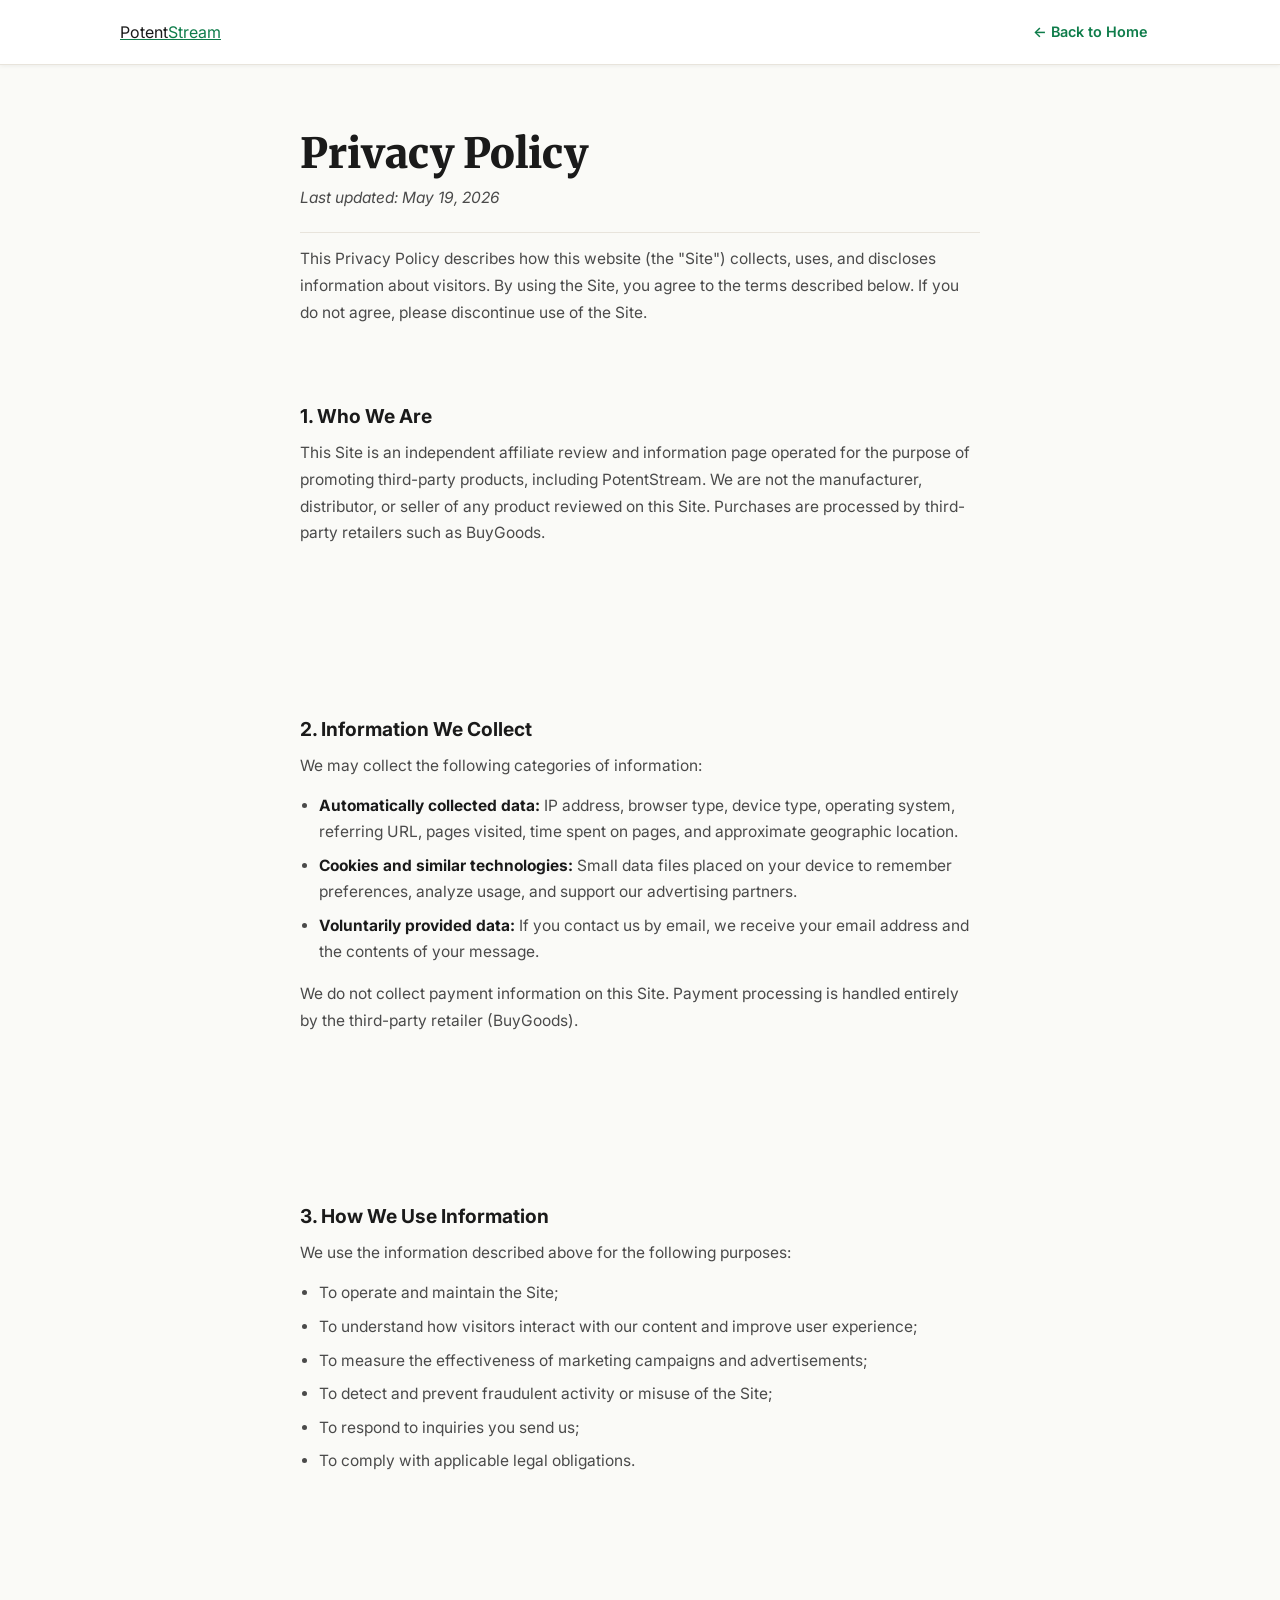
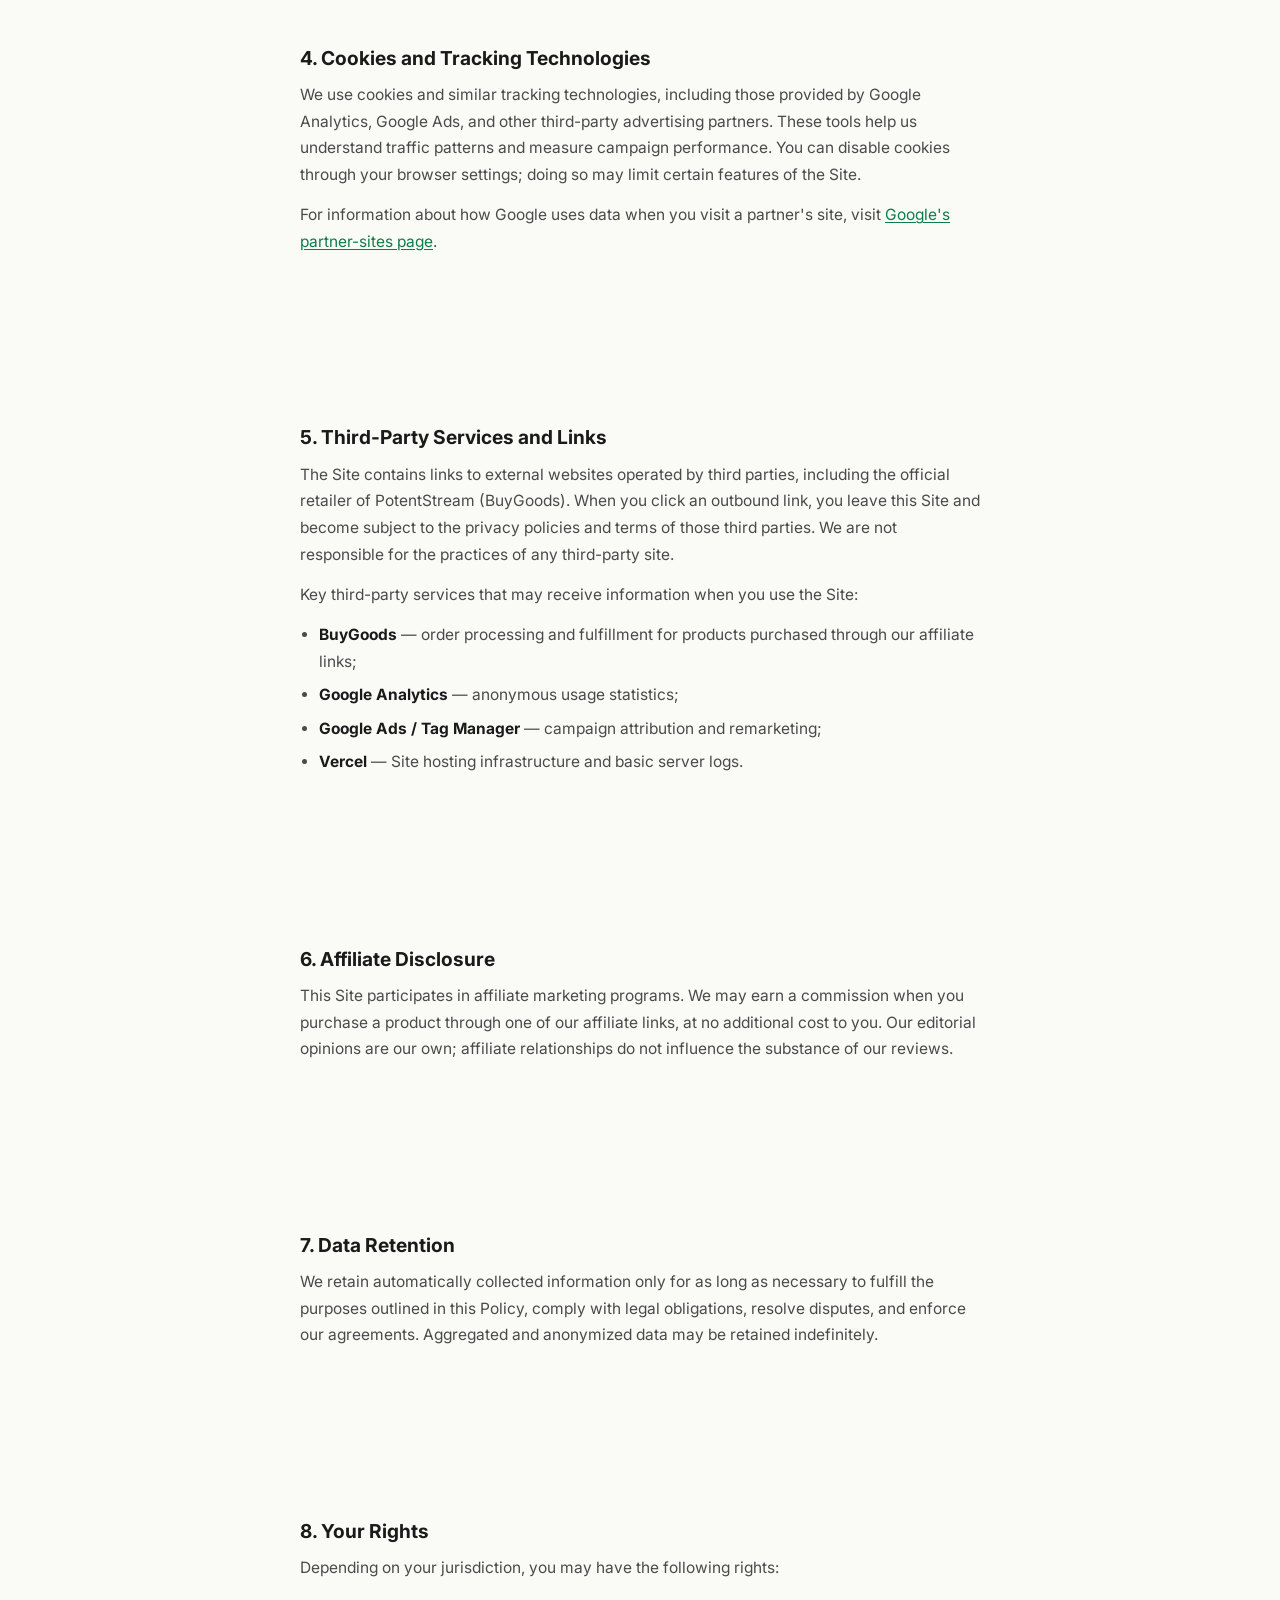
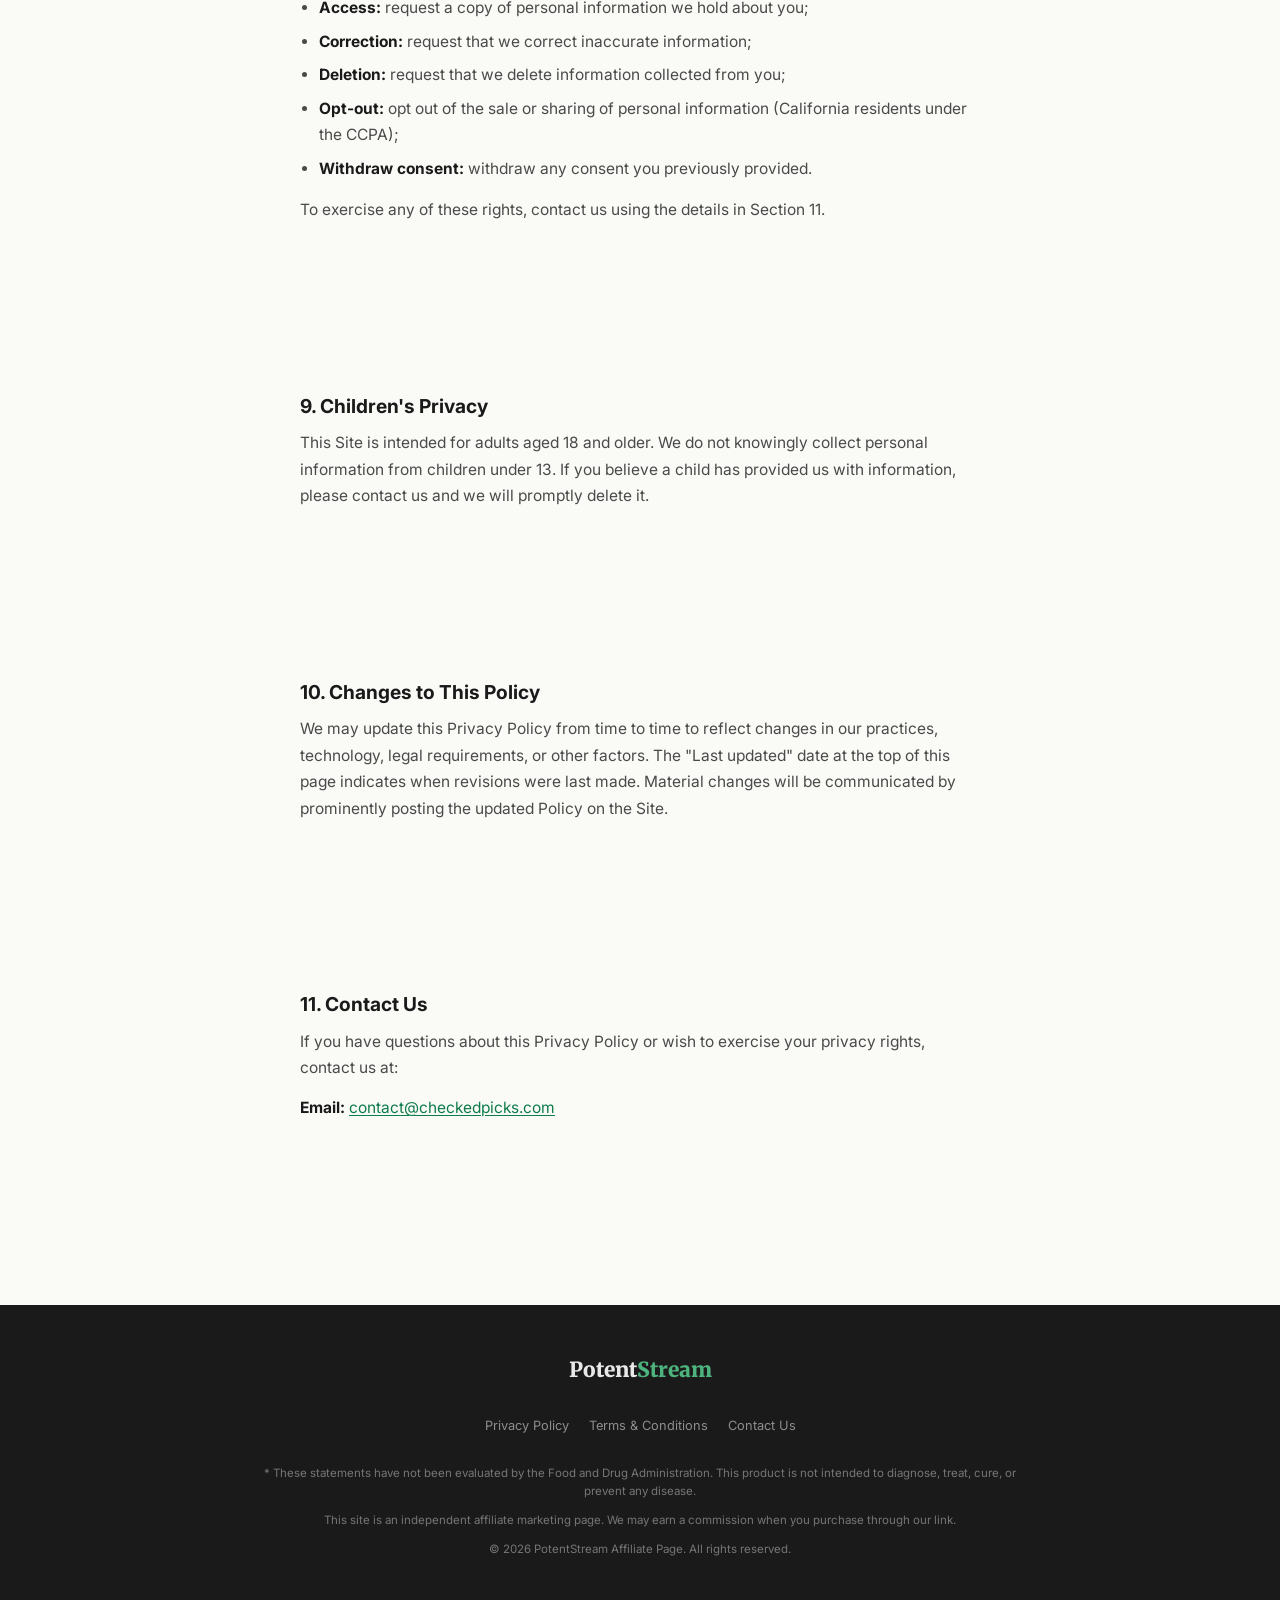
<file: privacy.html>
<!DOCTYPE html>
<html lang="en">
<head>
  <meta charset="UTF-8" />
  <meta name="viewport" content="width=device-width, initial-scale=1.0" />
  <title>Privacy Policy — PotentStream Affiliate</title>
  <meta name="description" content="Privacy Policy for the PotentStream affiliate review page. Learn how we collect, use, and protect your information." />
  <meta name="robots" content="index, follow" />
  <link rel="preconnect" href="https://fonts.googleapis.com">
  <link rel="preconnect" href="https://fonts.gstatic.com" crossorigin>
  <link href="https://fonts.googleapis.com/css2?family=Inter:wght@400;500;600;700&family=Merriweather:wght@700;900&display=swap" rel="stylesheet">
  <link rel="stylesheet" href="style.css" />
  <!-- Google tag (gtag.js) - Google Ads: AW-948909355 -->
  <script async src="https://www.googletagmanager.com/gtag/js?id=AW-948909355"></script>
  <script>
    window.dataLayer = window.dataLayer || [];
    function gtag(){dataLayer.push(arguments);}
    gtag('js', new Date());
    gtag('config', 'AW-948909355');
  </script>
</head>
<body class="legal-page">

  <header class="site-header">
    <div class="container header-inner">
      <a href="index.html" class="brand-logo" aria-label="PotentStream Home">
        <span class="logo-potent">Potent</span><span class="logo-stream">Stream</span>
      </a>
      <a href="index.html" class="header-back">&larr; Back to Home</a>
    </div>
  </header>

  <main class="legal-main">
    <div class="container content-narrow">

      <h1 class="legal-title">Privacy Policy</h1>
      <p class="legal-meta">Last updated: May 19, 2026</p>

      <p class="legal-intro">
        This Privacy Policy describes how this website (the "Site") collects, uses, and discloses information about visitors. By using the Site, you agree to the terms described below. If you do not agree, please discontinue use of the Site.
      </p>

      <section>
        <h2>1. Who We Are</h2>
        <p>
          This Site is an independent affiliate review and information page operated for the purpose of promoting third-party products, including PotentStream. We are not the manufacturer, distributor, or seller of any product reviewed on this Site. Purchases are processed by third-party retailers such as BuyGoods.
        </p>
      </section>

      <section>
        <h2>2. Information We Collect</h2>
        <p>We may collect the following categories of information:</p>
        <ul>
          <li><strong>Automatically collected data:</strong> IP address, browser type, device type, operating system, referring URL, pages visited, time spent on pages, and approximate geographic location.</li>
          <li><strong>Cookies and similar technologies:</strong> Small data files placed on your device to remember preferences, analyze usage, and support our advertising partners.</li>
          <li><strong>Voluntarily provided data:</strong> If you contact us by email, we receive your email address and the contents of your message.</li>
        </ul>
        <p>We do not collect payment information on this Site. Payment processing is handled entirely by the third-party retailer (BuyGoods).</p>
      </section>

      <section>
        <h2>3. How We Use Information</h2>
        <p>We use the information described above for the following purposes:</p>
        <ul>
          <li>To operate and maintain the Site;</li>
          <li>To understand how visitors interact with our content and improve user experience;</li>
          <li>To measure the effectiveness of marketing campaigns and advertisements;</li>
          <li>To detect and prevent fraudulent activity or misuse of the Site;</li>
          <li>To respond to inquiries you send us;</li>
          <li>To comply with applicable legal obligations.</li>
        </ul>
      </section>

      <section>
        <h2>4. Cookies and Tracking Technologies</h2>
        <p>
          We use cookies and similar tracking technologies, including those provided by Google Analytics, Google Ads, and other third-party advertising partners. These tools help us understand traffic patterns and measure campaign performance. You can disable cookies through your browser settings; doing so may limit certain features of the Site.
        </p>
        <p>
          For information about how Google uses data when you visit a partner's site, visit <a href="https://policies.google.com/technologies/partner-sites" rel="noopener" target="_blank">Google's partner-sites page</a>.
        </p>
      </section>

      <section>
        <h2>5. Third-Party Services and Links</h2>
        <p>
          The Site contains links to external websites operated by third parties, including the official retailer of PotentStream (BuyGoods). When you click an outbound link, you leave this Site and become subject to the privacy policies and terms of those third parties. We are not responsible for the practices of any third-party site.
        </p>
        <p>Key third-party services that may receive information when you use the Site:</p>
        <ul>
          <li><strong>BuyGoods</strong> — order processing and fulfillment for products purchased through our affiliate links;</li>
          <li><strong>Google Analytics</strong> — anonymous usage statistics;</li>
          <li><strong>Google Ads / Tag Manager</strong> — campaign attribution and remarketing;</li>
          <li><strong>Vercel</strong> — Site hosting infrastructure and basic server logs.</li>
        </ul>
      </section>

      <section>
        <h2>6. Affiliate Disclosure</h2>
        <p>
          This Site participates in affiliate marketing programs. We may earn a commission when you purchase a product through one of our affiliate links, at no additional cost to you. Our editorial opinions are our own; affiliate relationships do not influence the substance of our reviews.
        </p>
      </section>

      <section>
        <h2>7. Data Retention</h2>
        <p>
          We retain automatically collected information only for as long as necessary to fulfill the purposes outlined in this Policy, comply with legal obligations, resolve disputes, and enforce our agreements. Aggregated and anonymized data may be retained indefinitely.
        </p>
      </section>

      <section>
        <h2>8. Your Rights</h2>
        <p>Depending on your jurisdiction, you may have the following rights:</p>
        <ul>
          <li><strong>Access:</strong> request a copy of personal information we hold about you;</li>
          <li><strong>Correction:</strong> request that we correct inaccurate information;</li>
          <li><strong>Deletion:</strong> request that we delete information collected from you;</li>
          <li><strong>Opt-out:</strong> opt out of the sale or sharing of personal information (California residents under the CCPA);</li>
          <li><strong>Withdraw consent:</strong> withdraw any consent you previously provided.</li>
        </ul>
        <p>To exercise any of these rights, contact us using the details in Section 11.</p>
      </section>

      <section>
        <h2>9. Children's Privacy</h2>
        <p>
          This Site is intended for adults aged 18 and older. We do not knowingly collect personal information from children under 13. If you believe a child has provided us with information, please contact us and we will promptly delete it.
        </p>
      </section>

      <section>
        <h2>10. Changes to This Policy</h2>
        <p>
          We may update this Privacy Policy from time to time to reflect changes in our practices, technology, legal requirements, or other factors. The "Last updated" date at the top of this page indicates when revisions were last made. Material changes will be communicated by prominently posting the updated Policy on the Site.
        </p>
      </section>

      <section id="contact">
        <h2>11. Contact Us</h2>
        <p>
          If you have questions about this Privacy Policy or wish to exercise your privacy rights, contact us at:
        </p>
        <p><strong>Email:</strong> <a href="mailto:contact@checkedpicks.com">contact@checkedpicks.com</a></p>
      </section>

    </div>
  </main>

  <footer class="site-footer" role="contentinfo">
    <div class="container footer-inner">
      <div class="footer-logo" aria-label="PotentStream">
        <span class="logo-potent">Potent</span><span class="logo-stream">Stream</span>
      </div>
      <nav class="footer-links" aria-label="Legal and support links">
        <a href="privacy.html" rel="noopener">Privacy Policy</a>
        <a href="terms.html" rel="noopener">Terms &amp; Conditions</a>
        <a href="mailto:contact@checkedpicks.com" rel="noopener">Contact Us</a>
      </nav>
      <div class="footer-disclaimer">
        <p>* These statements have not been evaluated by the Food and Drug Administration. This product is not intended to diagnose, treat, cure, or prevent any disease.</p>
        <p>This site is an independent affiliate marketing page. We may earn a commission when you purchase through our link.</p>
        <p class="footer-copyright">&copy; 2026 PotentStream Affiliate Page. All rights reserved.</p>
      </div>
    </div>
  </footer>

</body>
</html>
</file>
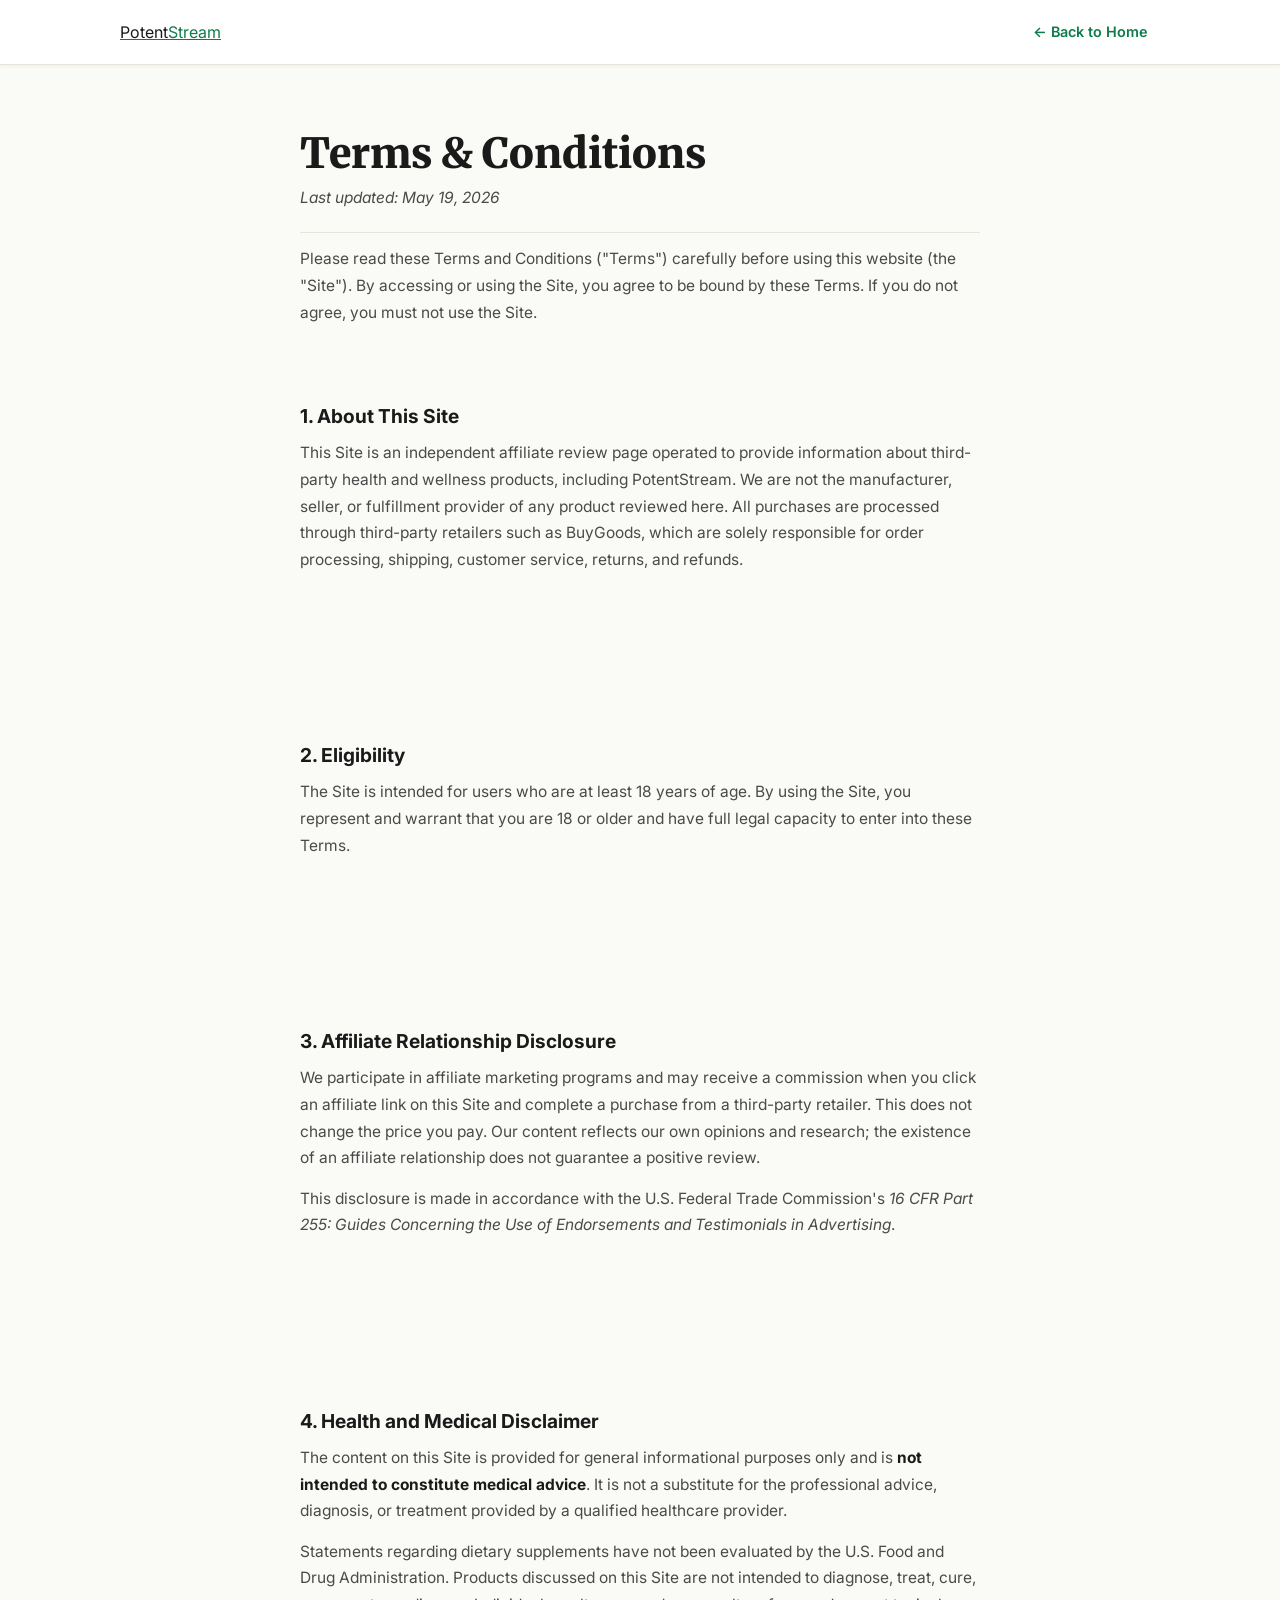
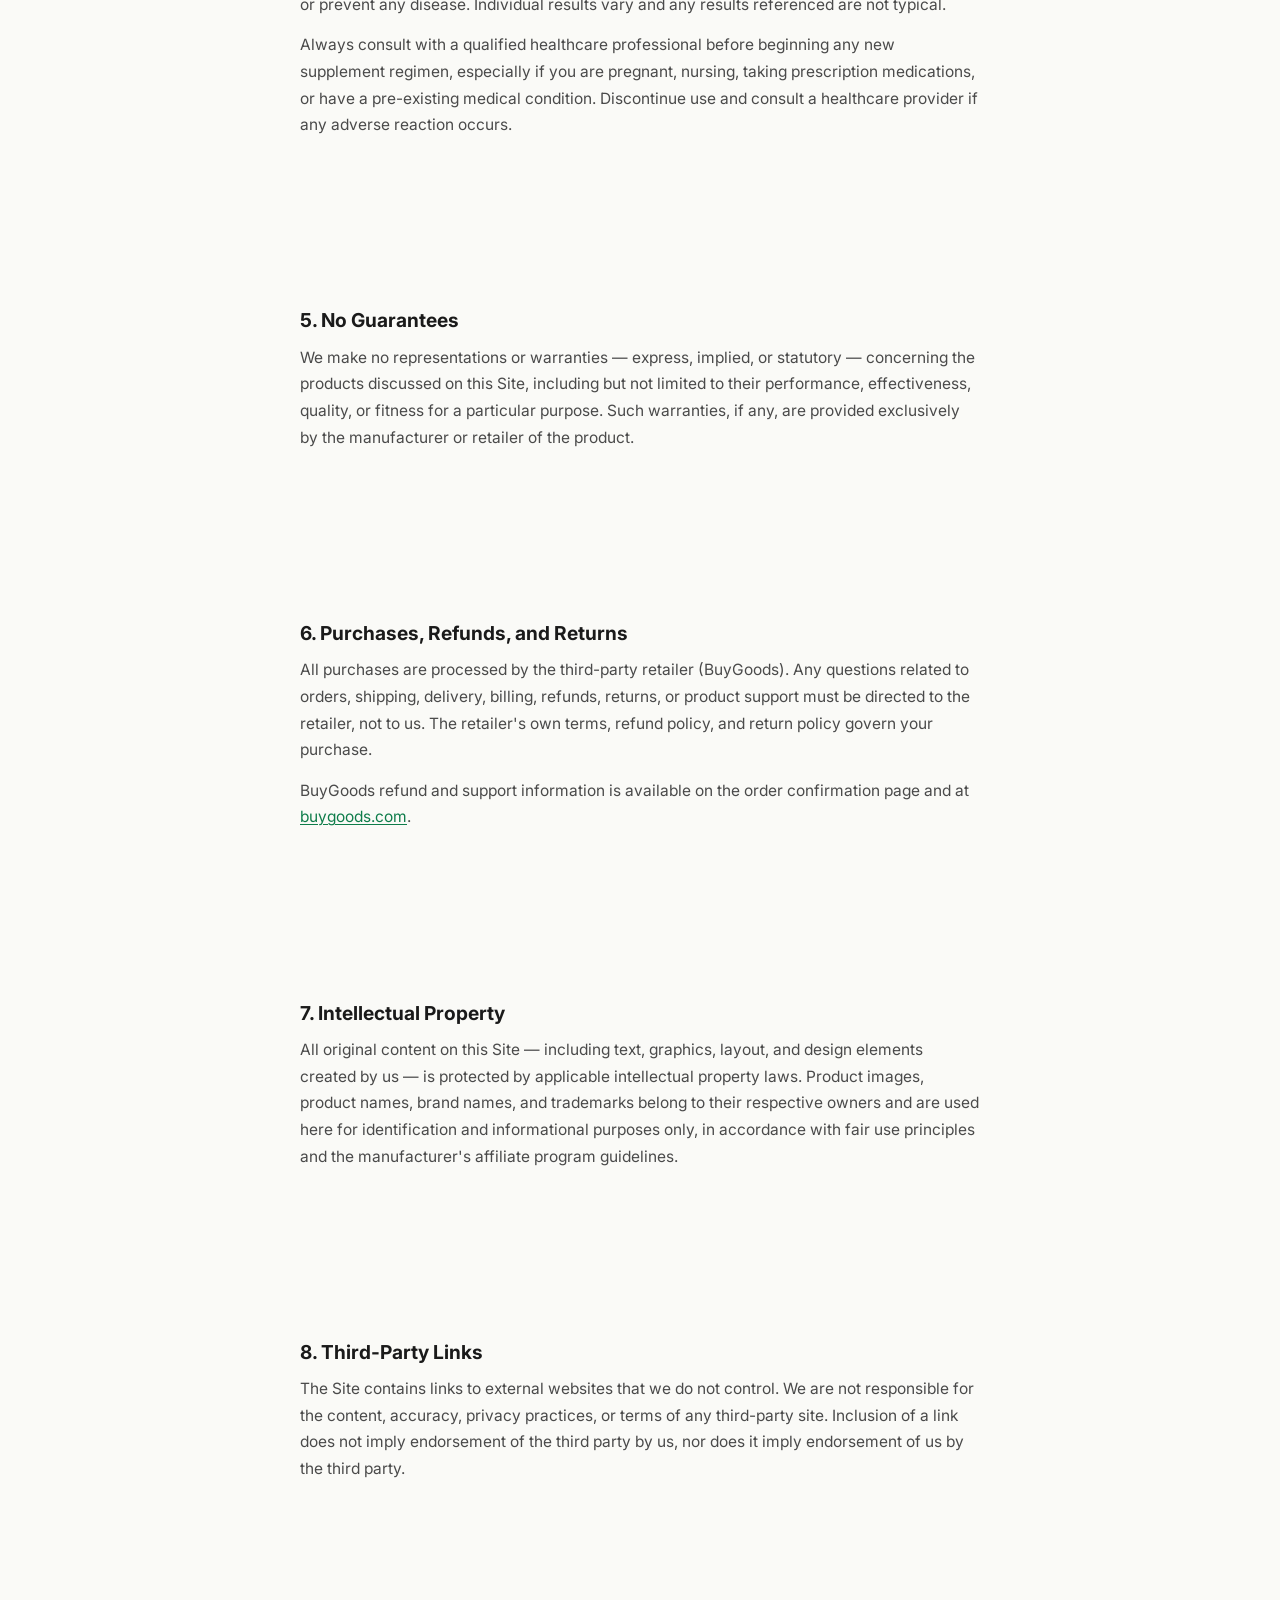
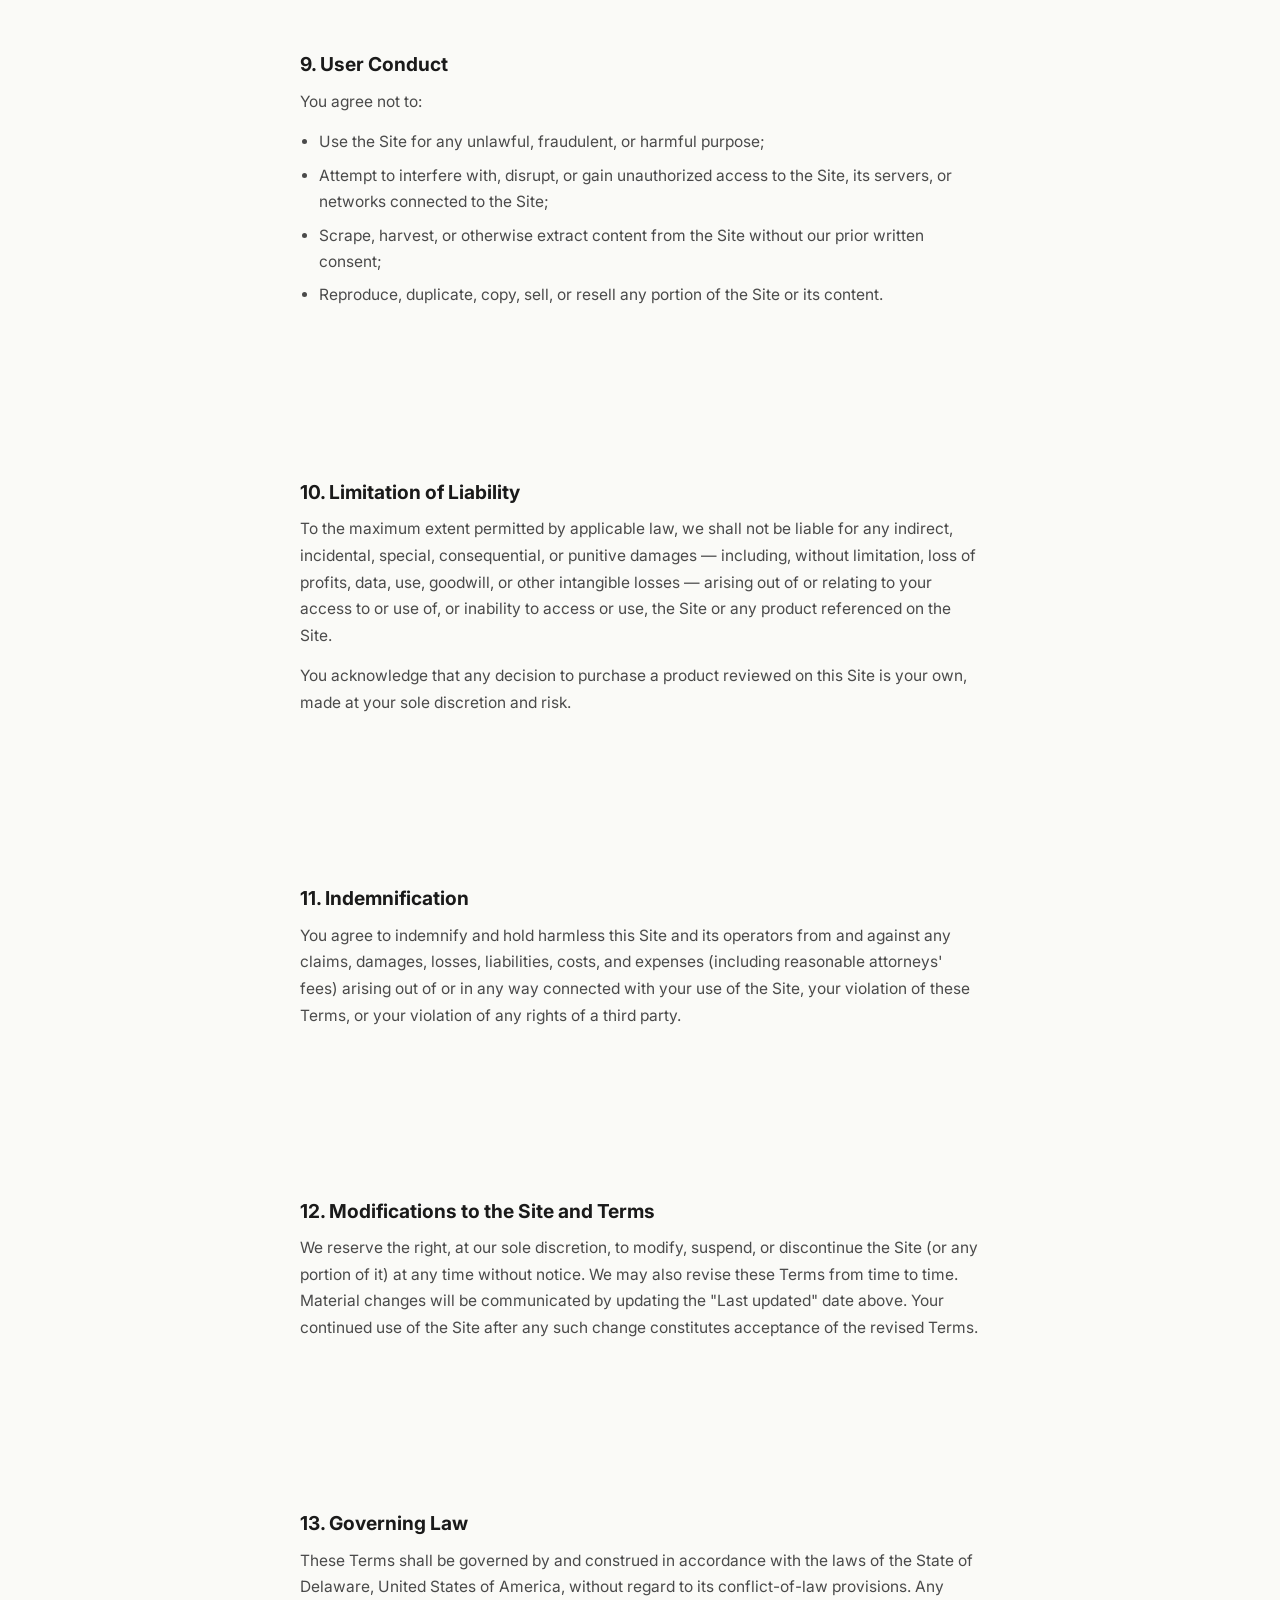
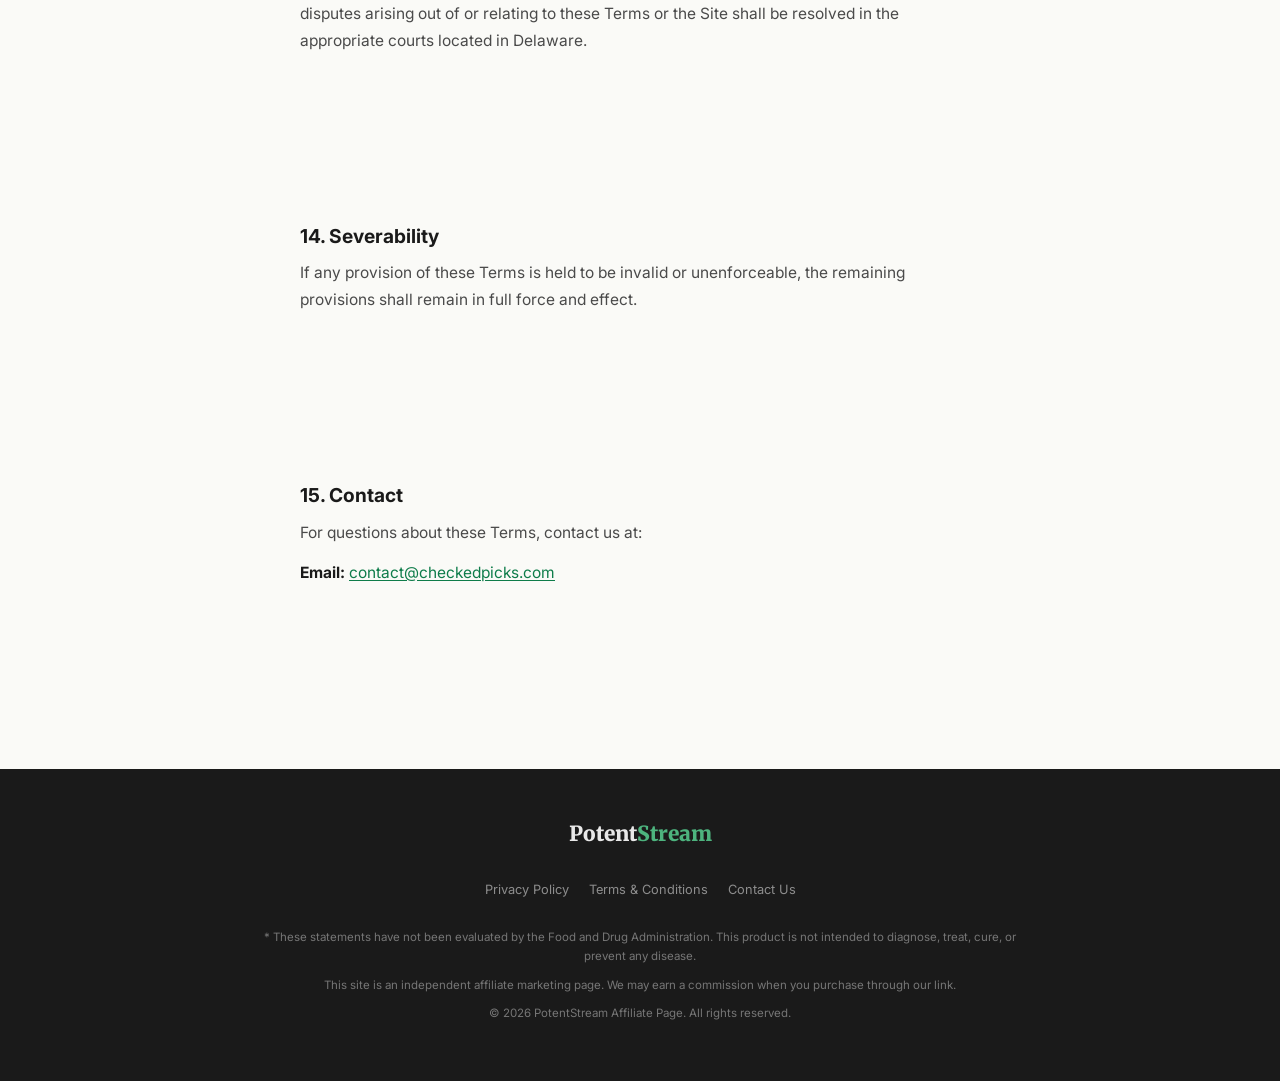
<file: terms.html>
<!DOCTYPE html>
<html lang="en">
<head>
  <meta charset="UTF-8" />
  <meta name="viewport" content="width=device-width, initial-scale=1.0" />
  <title>Terms &amp; Conditions — PotentStream Affiliate</title>
  <meta name="description" content="Terms and Conditions for use of the PotentStream affiliate review page." />
  <meta name="robots" content="index, follow" />
  <link rel="preconnect" href="https://fonts.googleapis.com">
  <link rel="preconnect" href="https://fonts.gstatic.com" crossorigin>
  <link href="https://fonts.googleapis.com/css2?family=Inter:wght@400;500;600;700&family=Merriweather:wght@700;900&display=swap" rel="stylesheet">
  <link rel="stylesheet" href="style.css" />
  <!-- Google tag (gtag.js) - Google Ads: AW-948909355 -->
  <script async src="https://www.googletagmanager.com/gtag/js?id=AW-948909355"></script>
  <script>
    window.dataLayer = window.dataLayer || [];
    function gtag(){dataLayer.push(arguments);}
    gtag('js', new Date());
    gtag('config', 'AW-948909355');
  </script>
</head>
<body class="legal-page">

  <header class="site-header">
    <div class="container header-inner">
      <a href="index.html" class="brand-logo" aria-label="PotentStream Home">
        <span class="logo-potent">Potent</span><span class="logo-stream">Stream</span>
      </a>
      <a href="index.html" class="header-back">&larr; Back to Home</a>
    </div>
  </header>

  <main class="legal-main">
    <div class="container content-narrow">

      <h1 class="legal-title">Terms &amp; Conditions</h1>
      <p class="legal-meta">Last updated: May 19, 2026</p>

      <p class="legal-intro">
        Please read these Terms and Conditions ("Terms") carefully before using this website (the "Site"). By accessing or using the Site, you agree to be bound by these Terms. If you do not agree, you must not use the Site.
      </p>

      <section>
        <h2>1. About This Site</h2>
        <p>
          This Site is an independent affiliate review page operated to provide information about third-party health and wellness products, including PotentStream. We are not the manufacturer, seller, or fulfillment provider of any product reviewed here. All purchases are processed through third-party retailers such as BuyGoods, which are solely responsible for order processing, shipping, customer service, returns, and refunds.
        </p>
      </section>

      <section>
        <h2>2. Eligibility</h2>
        <p>
          The Site is intended for users who are at least 18 years of age. By using the Site, you represent and warrant that you are 18 or older and have full legal capacity to enter into these Terms.
        </p>
      </section>

      <section>
        <h2>3. Affiliate Relationship Disclosure</h2>
        <p>
          We participate in affiliate marketing programs and may receive a commission when you click an affiliate link on this Site and complete a purchase from a third-party retailer. This does not change the price you pay. Our content reflects our own opinions and research; the existence of an affiliate relationship does not guarantee a positive review.
        </p>
        <p>
          This disclosure is made in accordance with the U.S. Federal Trade Commission's <em>16 CFR Part 255: Guides Concerning the Use of Endorsements and Testimonials in Advertising</em>.
        </p>
      </section>

      <section>
        <h2>4. Health and Medical Disclaimer</h2>
        <p>
          The content on this Site is provided for general informational purposes only and is <strong>not intended to constitute medical advice</strong>. It is not a substitute for the professional advice, diagnosis, or treatment provided by a qualified healthcare provider.
        </p>
        <p>
          Statements regarding dietary supplements have not been evaluated by the U.S. Food and Drug Administration. Products discussed on this Site are not intended to diagnose, treat, cure, or prevent any disease. Individual results vary and any results referenced are not typical.
        </p>
        <p>
          Always consult with a qualified healthcare professional before beginning any new supplement regimen, especially if you are pregnant, nursing, taking prescription medications, or have a pre-existing medical condition. Discontinue use and consult a healthcare provider if any adverse reaction occurs.
        </p>
      </section>

      <section>
        <h2>5. No Guarantees</h2>
        <p>
          We make no representations or warranties — express, implied, or statutory — concerning the products discussed on this Site, including but not limited to their performance, effectiveness, quality, or fitness for a particular purpose. Such warranties, if any, are provided exclusively by the manufacturer or retailer of the product.
        </p>
      </section>

      <section>
        <h2>6. Purchases, Refunds, and Returns</h2>
        <p>
          All purchases are processed by the third-party retailer (BuyGoods). Any questions related to orders, shipping, delivery, billing, refunds, returns, or product support must be directed to the retailer, not to us. The retailer's own terms, refund policy, and return policy govern your purchase.
        </p>
        <p>
          BuyGoods refund and support information is available on the order confirmation page and at <a href="https://www.buygoods.com" rel="noopener" target="_blank">buygoods.com</a>.
        </p>
      </section>

      <section>
        <h2>7. Intellectual Property</h2>
        <p>
          All original content on this Site — including text, graphics, layout, and design elements created by us — is protected by applicable intellectual property laws. Product images, product names, brand names, and trademarks belong to their respective owners and are used here for identification and informational purposes only, in accordance with fair use principles and the manufacturer's affiliate program guidelines.
        </p>
      </section>

      <section>
        <h2>8. Third-Party Links</h2>
        <p>
          The Site contains links to external websites that we do not control. We are not responsible for the content, accuracy, privacy practices, or terms of any third-party site. Inclusion of a link does not imply endorsement of the third party by us, nor does it imply endorsement of us by the third party.
        </p>
      </section>

      <section>
        <h2>9. User Conduct</h2>
        <p>You agree not to:</p>
        <ul>
          <li>Use the Site for any unlawful, fraudulent, or harmful purpose;</li>
          <li>Attempt to interfere with, disrupt, or gain unauthorized access to the Site, its servers, or networks connected to the Site;</li>
          <li>Scrape, harvest, or otherwise extract content from the Site without our prior written consent;</li>
          <li>Reproduce, duplicate, copy, sell, or resell any portion of the Site or its content.</li>
        </ul>
      </section>

      <section>
        <h2>10. Limitation of Liability</h2>
        <p>
          To the maximum extent permitted by applicable law, we shall not be liable for any indirect, incidental, special, consequential, or punitive damages — including, without limitation, loss of profits, data, use, goodwill, or other intangible losses — arising out of or relating to your access to or use of, or inability to access or use, the Site or any product referenced on the Site.
        </p>
        <p>
          You acknowledge that any decision to purchase a product reviewed on this Site is your own, made at your sole discretion and risk.
        </p>
      </section>

      <section>
        <h2>11. Indemnification</h2>
        <p>
          You agree to indemnify and hold harmless this Site and its operators from and against any claims, damages, losses, liabilities, costs, and expenses (including reasonable attorneys' fees) arising out of or in any way connected with your use of the Site, your violation of these Terms, or your violation of any rights of a third party.
        </p>
      </section>

      <section>
        <h2>12. Modifications to the Site and Terms</h2>
        <p>
          We reserve the right, at our sole discretion, to modify, suspend, or discontinue the Site (or any portion of it) at any time without notice. We may also revise these Terms from time to time. Material changes will be communicated by updating the "Last updated" date above. Your continued use of the Site after any such change constitutes acceptance of the revised Terms.
        </p>
      </section>

      <section>
        <h2>13. Governing Law</h2>
        <p>
          These Terms shall be governed by and construed in accordance with the laws of the State of Delaware, United States of America, without regard to its conflict-of-law provisions. Any disputes arising out of or relating to these Terms or the Site shall be resolved in the appropriate courts located in Delaware.
        </p>
      </section>

      <section>
        <h2>14. Severability</h2>
        <p>
          If any provision of these Terms is held to be invalid or unenforceable, the remaining provisions shall remain in full force and effect.
        </p>
      </section>

      <section>
        <h2>15. Contact</h2>
        <p>
          For questions about these Terms, contact us at:
        </p>
        <p><strong>Email:</strong> <a href="mailto:contact@checkedpicks.com">contact@checkedpicks.com</a></p>
      </section>

    </div>
  </main>

  <footer class="site-footer" role="contentinfo">
    <div class="container footer-inner">
      <div class="footer-logo" aria-label="PotentStream">
        <span class="logo-potent">Potent</span><span class="logo-stream">Stream</span>
      </div>
      <nav class="footer-links" aria-label="Legal and support links">
        <a href="privacy.html" rel="noopener">Privacy Policy</a>
        <a href="terms.html" rel="noopener">Terms &amp; Conditions</a>
        <a href="mailto:contact@checkedpicks.com" rel="noopener">Contact Us</a>
      </nav>
      <div class="footer-disclaimer">
        <p>* These statements have not been evaluated by the Food and Drug Administration. This product is not intended to diagnose, treat, cure, or prevent any disease.</p>
        <p>This site is an independent affiliate marketing page. We may earn a commission when you purchase through our link.</p>
        <p class="footer-copyright">&copy; 2026 PotentStream Affiliate Page. All rights reserved.</p>
      </div>
    </div>
  </footer>

</body>
</html>
</file>
<file: style.css>
/*
  PotentStream — Sales Page Styles
  Offer: PotentStream (BuyGoods)
  Traffic: Google Search Ads
  Language: EN-US
  Design: Premium Wellness / Natural — Emerald + Gold palette
  Mobile-first, no external dependencies beyond Google Fonts
*/

/* ============================================================
   DESIGN TOKENS
   ============================================================ */
:root {
  --color-primary:       #0E7C4A;
  --color-primary-dark:  #0B6B3F;
  --color-primary-light: #E8F5EF;
  --color-gold:          #C9A24A;
  --color-gold-light:    #FBF5E6;
  --color-bg:            #FAFAF7;
  --color-bg-alt:        #F5F1EA;
  --color-text-heading:  #1A1A1A;
  --color-text-body:     #4A4A4A;
  --color-text-muted:    #7A7A7A;
  --color-border:        #E2DDD4;
  --color-white:         #FFFFFF;

  --font-body:      'Inter', -apple-system, BlinkMacSystemFont, 'Segoe UI', sans-serif;
  --font-heading:   'Merriweather', Georgia, 'Times New Roman', serif;

  --radius-sm:   6px;
  --radius-md:   12px;
  --radius-lg:   20px;
  --radius-pill: 999px;

  --shadow-sm:  0 1px 4px rgba(0,0,0,0.06);
  --shadow-md:  0 4px 16px rgba(0,0,0,0.10);
  --shadow-lg:  0 8px 32px rgba(0,0,0,0.12);
  --shadow-cta: 0 4px 20px rgba(14,124,74,0.35);

  --transition: 0.2s ease;

  --container-max: 1080px;
  --container-narrow: 720px;
}

/* ============================================================
   RESET & BASE
   ============================================================ */
*, *::before, *::after {
  box-sizing: border-box;
  margin: 0;
  padding: 0;
}

html {
  scroll-behavior: smooth;
  font-size: 16px;
  -webkit-text-size-adjust: 100%;
}

body {
  font-family: var(--font-body);
  color: var(--color-text-body);
  background-color: var(--color-bg);
  line-height: 1.65;
  -webkit-font-smoothing: antialiased;
}

img {
  max-width: 100%;
  height: auto;
  display: block;
}

a {
  color: var(--color-primary);
  text-decoration: underline;
}

a:hover {
  color: var(--color-primary-dark);
}

s {
  color: var(--color-text-muted);
}

details summary {
  list-style: none;
}

details summary::-webkit-details-marker {
  display: none;
}

/* ============================================================
   LAYOUT UTILITIES
   ============================================================ */
.container {
  width: 100%;
  max-width: var(--container-max);
  margin-inline: auto;
  padding-inline: 1.25rem;
}

.content-narrow {
  max-width: var(--container-narrow);
  margin-inline: auto;
}

.text-center { text-align: center; }

/* ============================================================
   TYPOGRAPHY
   ============================================================ */
.section-headline {
  font-family: var(--font-heading);
  font-size: clamp(1.6rem, 4vw, 2.4rem);
  font-weight: 900;
  color: var(--color-text-heading);
  line-height: 1.25;
  margin-bottom: 1rem;
}

.section-subhead {
  font-size: 1.05rem;
  color: var(--color-text-muted);
  margin-bottom: 2.5rem;
  max-width: 600px;
  margin-inline: auto;
}

.section-body {
  font-size: 1rem;
  color: var(--color-text-body);
  line-height: 1.75;
  margin-bottom: 1.1rem;
}

/* ============================================================
   SECTION SPACING & ALTERNATING BG
   ============================================================ */
section {
  padding-block: 4rem;
}

.section-alt {
  background-color: var(--color-bg-alt);
}

/* ============================================================
   BUTTONS
   ============================================================ */
.btn-primary,
.btn-secondary {
  display: inline-flex;
  align-items: center;
  justify-content: center;
  gap: 0.5rem;
  padding: 0.9rem 2rem;
  border-radius: var(--radius-pill);
  font-family: var(--font-body);
  font-size: 1rem;
  font-weight: 700;
  cursor: pointer;
  border: none;
  text-decoration: none;
  min-height: 52px;
  transition: transform var(--transition), box-shadow var(--transition), background-color var(--transition);
  white-space: nowrap;
}

.btn-primary {
  background-color: var(--color-primary);
  color: var(--color-white);
  box-shadow: var(--shadow-cta);
}

.btn-primary:hover,
.btn-primary:focus-visible {
  background-color: var(--color-primary-dark);
  transform: translateY(-2px);
  box-shadow: 0 6px 24px rgba(14,124,74,0.45);
  outline: 3px solid var(--color-primary-light);
}

.btn-primary:active {
  transform: translateY(0);
}

.btn-secondary {
  background-color: var(--color-white);
  color: var(--color-primary);
  border: 2px solid var(--color-primary);
  box-shadow: var(--shadow-sm);
}

.btn-secondary:hover,
.btn-secondary:focus-visible {
  background-color: var(--color-primary-light);
  transform: translateY(-2px);
  outline: 3px solid var(--color-primary-light);
}

.btn-best {
  background: linear-gradient(135deg, var(--color-primary) 0%, var(--color-primary-dark) 100%);
  font-size: 1.05rem;
  padding: 1rem 2.2rem;
  box-shadow: 0 6px 24px rgba(14,124,74,0.40);
}

.btn-best:hover,
.btn-best:focus-visible {
  box-shadow: 0 8px 32px rgba(14,124,74,0.50);
  transform: translateY(-3px);
}

/* ============================================================
   HEADER
   ============================================================ */
.site-header {
  background-color: var(--color-white);
  border-bottom: 1px solid var(--color-border);
  position: sticky;
  top: 0;
  z-index: 100;
  box-shadow: var(--shadow-sm);
}

.header-inner {
  display: flex;
  align-items: center;
  justify-content: space-between;
  padding-block: 0.85rem;
  gap: 1rem;
  flex-wrap: wrap;
}

.logo {
  font-family: var(--font-heading);
  font-size: 1.4rem;
  font-weight: 900;
  letter-spacing: -0.02em;
  text-decoration: none;
  line-height: 1;
}

.logo-potent {
  color: var(--color-text-heading);
}

.logo-stream {
  color: var(--color-primary);
}

.header-badges {
  display: flex;
  gap: 0.5rem;
  flex-wrap: wrap;
}

.badge-pill {
  display: inline-flex;
  align-items: center;
  gap: 0.3rem;
  font-size: 0.72rem;
  font-weight: 600;
  color: var(--color-primary-dark);
  background-color: var(--color-primary-light);
  border: 1px solid rgba(14,124,74,0.2);
  border-radius: var(--radius-pill);
  padding: 0.25rem 0.65rem;
}

/* ============================================================
   HERO
   ============================================================ */
.hero {
  background: linear-gradient(135deg, #F0F7F4 0%, var(--color-bg) 60%, var(--color-gold-light) 100%);
  padding-block: 3.5rem 4rem;
}

.hero-inner {
  display: grid;
  grid-template-columns: 1fr;
  gap: 3rem;
  align-items: center;
}

@media (min-width: 768px) {
  .hero-inner {
    grid-template-columns: 1fr 380px;
    gap: 4rem;
  }
}

.hero-eyebrow {
  font-size: 0.8rem;
  font-weight: 700;
  text-transform: uppercase;
  letter-spacing: 0.12em;
  color: var(--color-primary);
  margin-bottom: 0.75rem;
}

.hero-headline {
  font-family: var(--font-heading);
  font-size: clamp(1.9rem, 5vw, 2.9rem);
  font-weight: 900;
  color: var(--color-text-heading);
  line-height: 1.2;
  margin-bottom: 1.1rem;
}

.hero-subhead {
  font-size: 1.08rem;
  color: var(--color-text-body);
  line-height: 1.7;
  margin-bottom: 1.75rem;
  max-width: 560px;
}

.hero-bullets {
  list-style: none;
  display: flex;
  flex-direction: column;
  gap: 0.65rem;
  margin-bottom: 2rem;
}

.hero-bullets li {
  display: flex;
  align-items: flex-start;
  gap: 0.6rem;
  font-size: 0.98rem;
  color: var(--color-text-body);
  font-weight: 500;
}

.check-icon {
  width: 20px;
  height: 20px;
  flex-shrink: 0;
  margin-top: 1px;
}

.hero-cta-group {
  display: flex;
  flex-direction: column;
  align-items: flex-start;
  gap: 0.65rem;
}

.cta-subtext {
  font-size: 0.8rem;
  color: var(--color-text-muted);
  font-weight: 500;
}

/* ---- Bottle Placeholder ---- */
.hero-visual {
  display: flex;
  flex-direction: column;
  align-items: center;
  gap: 1.25rem;
}

.bottle-img {
  width: 100%;
  max-width: 460px;
  height: auto;
  display: block;
  margin: 0 auto;
  filter: drop-shadow(0 20px 40px rgba(11, 94, 56, 0.25));
  animation: bottleFloat 6s ease-in-out infinite;
}

@keyframes bottleFloat {
  0%, 100% { transform: translateY(0); }
  50% { transform: translateY(-8px); }
}

@media (prefers-reduced-motion: reduce) {
  .bottle-img { animation: none; }
}

.hero-trust-strip {
  display: flex;
  flex-direction: column;
  align-items: center;
  gap: 0.3rem;
  font-size: 0.82rem;
  font-weight: 600;
  color: var(--color-primary-dark);
  text-align: center;
}

/* ============================================================
   TRUST BAR
   ============================================================ */
.trust-bar {
  background-color: var(--color-white);
  border-top: 1px solid var(--color-border);
  border-bottom: 1px solid var(--color-border);
  padding-block: 2rem;
}

.trust-bar-inner {
  display: grid;
  grid-template-columns: 1fr 1fr;
  gap: 1.5rem;
}

@media (min-width: 768px) {
  .trust-bar-inner {
    grid-template-columns: repeat(4, 1fr);
  }
}

.trust-item {
  display: flex;
  align-items: flex-start;
  gap: 0.75rem;
}

.trust-item svg {
  flex-shrink: 0;
  margin-top: 2px;
}

.trust-item strong {
  display: block;
  font-size: 0.82rem;
  font-weight: 700;
  color: var(--color-text-heading);
  margin-bottom: 0.15rem;
}

.trust-item span {
  font-size: 0.73rem;
  color: var(--color-text-muted);
  line-height: 1.4;
}

/* ============================================================
   PROBLEM SECTION
   ============================================================ */
.section-problem {
  text-align: left;
}

.section-problem .section-headline {
  text-align: left;
  margin-bottom: 1.5rem;
}

/* ============================================================
   HOW IT WORKS
   ============================================================ */
.steps-grid {
  display: grid;
  grid-template-columns: 1fr;
  gap: 1.5rem;
  margin-top: 2rem;
}

@media (min-width: 600px) {
  .steps-grid {
    grid-template-columns: repeat(3, 1fr);
  }
}

.step-card {
  background: var(--color-white);
  border: 1px solid var(--color-border);
  border-radius: var(--radius-md);
  padding: 1.75rem 1.5rem;
  box-shadow: var(--shadow-sm);
  position: relative;
}

.step-number {
  font-family: var(--font-heading);
  font-size: 2.5rem;
  font-weight: 900;
  color: var(--color-primary-light);
  line-height: 1;
  margin-bottom: 0.5rem;
}

.step-title {
  font-family: var(--font-heading);
  font-size: 1.15rem;
  font-weight: 700;
  color: var(--color-primary-dark);
  margin-bottom: 0.6rem;
}

.step-body {
  font-size: 0.92rem;
  color: var(--color-text-body);
  line-height: 1.65;
}

/* ============================================================
   INGREDIENTS
   ============================================================ */
.ingredients-grid {
  display: grid;
  grid-template-columns: 1fr 1fr;
  gap: 1rem;
  margin-bottom: 1.5rem;
}

@media (min-width: 600px) {
  .ingredients-grid {
    grid-template-columns: repeat(3, 1fr);
  }
}

@media (min-width: 900px) {
  .ingredients-grid {
    grid-template-columns: repeat(3, 1fr);
  }
}

.ingredient-card {
  background: var(--color-white);
  border: 1px solid var(--color-border);
  border-radius: var(--radius-md);
  padding: 1.25rem 1rem;
  text-align: center;
  box-shadow: var(--shadow-sm);
  transition: transform var(--transition), box-shadow var(--transition);
}

.ingredient-card:hover {
  transform: translateY(-3px);
  box-shadow: var(--shadow-md);
}

.ingredient-icon {
  font-size: 1.75rem;
  margin-bottom: 0.6rem;
  display: block;
}

.ingredient-name {
  font-family: var(--font-body);
  font-size: 0.85rem;
  font-weight: 700;
  color: var(--color-text-heading);
  margin-bottom: 0.4rem;
  line-height: 1.3;
}

.ingredient-benefit {
  font-size: 0.77rem;
  color: var(--color-text-muted);
  line-height: 1.45;
}

.ingredients-note {
  font-size: 0.72rem;
  color: var(--color-text-muted);
  text-align: center;
  border-top: 1px solid var(--color-border);
  padding-top: 1rem;
  font-style: italic;
}

/* ============================================================
   MID-PAGE CTA
   ============================================================ */
.section-midcta {
  background: linear-gradient(135deg, var(--color-primary) 0%, var(--color-primary-dark) 100%);
  padding-block: 3.5rem;
}

.midcta-eyebrow {
  font-size: 0.8rem;
  font-weight: 700;
  text-transform: uppercase;
  letter-spacing: 0.12em;
  color: rgba(255,255,255,0.7);
  margin-bottom: 0.75rem;
}

.midcta-headline {
  font-family: var(--font-heading);
  font-size: clamp(1.4rem, 3.5vw, 2rem);
  font-weight: 900;
  color: var(--color-white);
  margin-bottom: 1.75rem;
  line-height: 1.3;
}

.section-midcta .btn-primary {
  background-color: var(--color-white);
  color: var(--color-primary-dark);
  box-shadow: 0 4px 20px rgba(0,0,0,0.20);
  margin-inline: auto;
  display: inline-flex;
}

.section-midcta .btn-primary:hover {
  background-color: var(--color-primary-light);
  box-shadow: 0 6px 28px rgba(0,0,0,0.25);
}

/* ============================================================
   SOCIAL PROOF
   ============================================================ */
.proof-header {
  text-align: center;
  margin-bottom: 2.5rem;
}

.review-summary {
  display: inline-flex;
  align-items: center;
  gap: 1rem;
  background: var(--color-white);
  border: 1px solid var(--color-border);
  border-radius: var(--radius-pill);
  padding: 0.6rem 1.25rem;
  box-shadow: var(--shadow-sm);
}

.stars {
  color: var(--color-gold);
  font-size: 1.2rem;
  letter-spacing: 0.05em;
}

.review-numbers strong {
  display: block;
  font-size: 1rem;
  font-weight: 700;
  color: var(--color-text-heading);
}

.review-numbers span {
  font-size: 0.78rem;
  color: var(--color-text-muted);
}

.testimonials-grid {
  display: grid;
  grid-template-columns: 1fr;
  gap: 1.25rem;
}

@media (min-width: 640px) {
  .testimonials-grid {
    grid-template-columns: repeat(3, 1fr);
  }
}

.testimonial-card {
  background: var(--color-white);
  border: 1px solid var(--color-border);
  border-radius: var(--radius-md);
  padding: 1.5rem;
  box-shadow: var(--shadow-sm);
}

.testimonial-stars {
  color: var(--color-gold);
  font-size: 0.9rem;
  margin-bottom: 0.65rem;
}

.testimonial-text {
  font-size: 0.9rem;
  color: var(--color-text-body);
  line-height: 1.65;
  font-style: italic;
  margin-bottom: 1rem;
}

.testimonial-author {
  font-size: 0.82rem;
}

.testimonial-author strong {
  display: block;
  color: var(--color-text-heading);
  font-weight: 700;
}

.testimonial-author span {
  color: var(--color-text-muted);
}

.testimonial-disclaimer {
  font-size: 0.72rem;
  color: var(--color-text-muted);
  text-align: center;
  margin-top: 2rem;
  font-style: italic;
}

/* ============================================================
   BONUSES
   ============================================================ */
.section-bonuses {
  background: var(--color-white);
  text-align: center;
}

.bonuses-badge {
  display: inline-block;
  background: var(--color-gold);
  color: var(--color-white);
  font-size: 0.72rem;
  font-weight: 800;
  letter-spacing: 0.12em;
  text-transform: uppercase;
  padding: 0.3rem 0.9rem;
  border-radius: var(--radius-pill);
  margin-bottom: 1rem;
}

.bonuses-grid {
  display: grid;
  grid-template-columns: 1fr;
  gap: 1.5rem;
  max-width: 760px;
  margin-inline: auto;
}

@media (min-width: 580px) {
  .bonuses-grid {
    grid-template-columns: 1fr 1fr;
  }
}

.bonus-card {
  background: var(--color-gold-light);
  border: 1px solid rgba(201,162,74,0.3);
  border-radius: var(--radius-md);
  padding: 1.75rem 1.5rem;
  text-align: left;
  box-shadow: var(--shadow-sm);
}

.bonus-number {
  font-size: 0.7rem;
  font-weight: 800;
  letter-spacing: 0.12em;
  text-transform: uppercase;
  color: var(--color-gold);
  margin-bottom: 0.75rem;
}

.bonus-cover,
.bonus-cover-graphic {
  width: 100%;
  max-width: 160px;
  height: auto;
  display: block;
  margin: 0 auto 1.1rem;
  border-radius: var(--radius-sm);
  filter: drop-shadow(0 8px 18px rgba(0,0,0,0.18));
  transition: transform 0.3s ease;
}

.bonus-cover-graphic {
  aspect-ratio: 4 / 5;
  overflow: hidden;
  background: transparent;
}

.bonus-cover-graphic svg {
  display: block;
  width: 100%;
  height: 100%;
}

.bonus-card:hover .bonus-cover,
.bonus-card:hover .bonus-cover-graphic {
  transform: scale(1.04) rotate(-1deg);
}

.bonus-title {
  font-family: var(--font-body);
  font-size: 1rem;
  font-weight: 700;
  color: var(--color-text-heading);
  margin-bottom: 0.5rem;
  line-height: 1.35;
}

.bonus-desc {
  font-size: 0.85rem;
  color: var(--color-text-body);
  line-height: 1.6;
  margin-bottom: 1rem;
}

.bonus-value {
  display: flex;
  align-items: center;
  gap: 0.75rem;
}

.bonus-retail {
  font-size: 0.8rem;
  color: var(--color-text-muted);
}

.bonus-free {
  font-size: 0.85rem;
  font-weight: 800;
  color: var(--color-primary);
  background: var(--color-primary-light);
  padding: 0.2rem 0.6rem;
  border-radius: var(--radius-pill);
}

/* ============================================================
   PRICING
   ============================================================ */
.section-pricing {
  background: linear-gradient(180deg, var(--color-bg) 0%, #EEF8F3 100%);
}

.section-pricing-final {
  background: linear-gradient(180deg, var(--color-bg-alt) 0%, #EEF8F3 100%);
}

.pricing-grid {
  display: grid;
  grid-template-columns: 1fr;
  gap: 1.25rem;
  margin-block: 2rem;
}

@media (min-width: 640px) {
  .pricing-grid {
    grid-template-columns: repeat(3, 1fr);
    align-items: start;
  }
}

.pricing-card {
  background: var(--color-white);
  border: 2px solid var(--color-border);
  border-radius: var(--radius-lg);
  padding: 1.75rem 1.5rem;
  text-align: center;
  box-shadow: var(--shadow-sm);
  position: relative;
  transition: transform var(--transition), box-shadow var(--transition);
}

.pricing-card:hover {
  transform: translateY(-4px);
  box-shadow: var(--shadow-md);
}

/* Popular */
.pricing-popular {
  border-color: var(--color-primary);
  box-shadow: 0 0 0 2px rgba(14,124,74,0.12), var(--shadow-md);
}

/* Best value — larger, more emphasis */
.pricing-best {
  border-color: var(--color-gold);
  box-shadow: 0 0 0 3px rgba(201,162,74,0.2), var(--shadow-lg);
  transform: scale(1.02);
}

.pricing-best:hover {
  transform: scale(1.02) translateY(-4px);
}

@media (min-width: 640px) {
  .pricing-best {
    transform: scale(1.04);
  }
  .pricing-best:hover {
    transform: scale(1.04) translateY(-4px);
  }
}

/* Badges */
.popular-badge,
.best-badge {
  position: absolute;
  top: -1px;
  left: 50%;
  transform: translateX(-50%);
  display: flex;
  flex-direction: column;
  align-items: center;
}

.popular-badge {
  background: var(--color-primary);
  color: var(--color-white);
  font-size: 0.67rem;
  font-weight: 800;
  letter-spacing: 0.1em;
  text-transform: uppercase;
  padding: 0.3rem 0.9rem;
  border-radius: 0 0 var(--radius-sm) var(--radius-sm);
  white-space: nowrap;
}

.best-badge {
  background: linear-gradient(135deg, var(--color-gold) 0%, #b8873a 100%);
  color: var(--color-white);
  padding: 0.3rem 0.9rem;
  border-radius: 0 0 var(--radius-sm) var(--radius-sm);
  white-space: nowrap;
}

.best-badge-top {
  font-size: 0.6rem;
  font-weight: 700;
  letter-spacing: 0.08em;
  text-transform: uppercase;
  opacity: 0.9;
}

.best-badge-main {
  font-size: 0.72rem;
  font-weight: 800;
  letter-spacing: 0.1em;
  text-transform: uppercase;
}

/* Pricing card content */
.pricing-supply {
  font-family: var(--font-heading);
  font-size: 1.3rem;
  font-weight: 900;
  color: var(--color-text-heading);
  margin-top: 1.5rem;
  margin-bottom: 0.2rem;
}

.pricing-days {
  font-size: 0.8rem;
  color: var(--color-text-muted);
  font-weight: 500;
  margin-bottom: 1.25rem;
}

.pricing-visual {
  margin-bottom: 1.25rem;
}

.pricing-bottle-img {
  width: auto;
  max-width: 100%;
  max-height: 160px;
  height: auto;
  display: block;
  margin: 0 auto;
  filter: drop-shadow(0 10px 20px rgba(11, 94, 56, 0.18));
  transition: transform 0.3s ease;
}

.pricing-bottle-lg {
  max-height: 200px;
}

.pricing-card:hover .pricing-bottle-img {
  transform: translateY(-4px) scale(1.03);
}

.pricing-amount {
  display: flex;
  flex-direction: column;
  align-items: center;
  margin-bottom: 0.3rem;
}

.price-each {
  font-family: var(--font-heading);
  font-size: 2.25rem;
  font-weight: 900;
  color: var(--color-text-heading);
  line-height: 1;
}

.pricing-best .price-each {
  color: var(--color-primary-dark);
  font-size: 2.6rem;
}

.price-label {
  font-size: 0.78rem;
  color: var(--color-text-muted);
}

.price-note {
  font-size: 0.78rem;
  color: var(--color-text-muted);
  margin-bottom: 1.25rem;
  min-height: 1.2em;
}

.price-note-highlight {
  color: var(--color-primary-dark);
  font-weight: 700;
}

.pricing-card .btn-primary,
.pricing-card .btn-secondary {
  width: 100%;
}

/* Guarantee note under pricing grid */
.pricing-guarantee-note {
  display: flex;
  align-items: center;
  justify-content: center;
  gap: 0.5rem;
  font-size: 0.85rem;
  color: var(--color-text-muted);
  text-align: center;
  margin-top: 1.5rem;
  padding: 1rem 1.5rem;
  background: var(--color-primary-light);
  border-radius: var(--radius-md);
  border: 1px solid rgba(14,124,74,0.15);
}

.pricing-guarantee-note strong {
  color: var(--color-primary-dark);
}

/* ============================================================
   GUARANTEE SECTION
   ============================================================ */
.section-guarantee {
  padding-block: 4.5rem;
}

.guarantee-inner {
  display: flex;
  flex-direction: column;
  align-items: center;
  gap: 2rem;
  text-align: center;
}

@media (min-width: 640px) {
  .guarantee-inner {
    flex-direction: row;
    text-align: left;
  }
}

.guarantee-seal {
  flex-shrink: 0;
  width: 130px;
  height: 130px;
}

.guarantee-seal svg {
  width: 100%;
  height: 100%;
  filter: drop-shadow(0 4px 12px rgba(201,162,74,0.3));
}

.guarantee-headline {
  font-family: var(--font-heading);
  font-size: clamp(1.25rem, 3vw, 1.75rem);
  font-weight: 900;
  color: var(--color-text-heading);
  margin-bottom: 0.85rem;
  line-height: 1.3;
}

.guarantee-body {
  font-size: 0.95rem;
  color: var(--color-text-body);
  line-height: 1.7;
  margin-bottom: 0.65rem;
}

/* ============================================================
   FAQ
   ============================================================ */
.section-faq {
  background: var(--color-white);
}

.faq-list {
  margin-top: 2rem;
  display: flex;
  flex-direction: column;
  gap: 0.85rem;
}

.faq-item {
  background: var(--color-bg);
  border: 1px solid var(--color-border);
  border-radius: var(--radius-md);
  overflow: hidden;
}

.faq-question {
  display: flex;
  align-items: center;
  justify-content: space-between;
  gap: 1rem;
  padding: 1.1rem 1.25rem;
  cursor: pointer;
  font-size: 0.95rem;
  font-weight: 600;
  color: var(--color-text-heading);
  user-select: none;
}

.faq-question::after {
  content: '+';
  font-size: 1.4rem;
  font-weight: 300;
  color: var(--color-primary);
  flex-shrink: 0;
  transition: transform var(--transition);
  line-height: 1;
}

details[open] .faq-question::after {
  transform: rotate(45deg);
}

details[open] .faq-item {
  border-color: rgba(14,124,74,0.3);
}

details[open] .faq-question {
  color: var(--color-primary-dark);
}

.faq-answer {
  padding: 0 1.25rem 1.25rem;
  border-top: 1px solid var(--color-border);
}

.faq-answer p {
  padding-top: 1rem;
  font-size: 0.9rem;
  color: var(--color-text-body);
  line-height: 1.7;
}

/* ============================================================
   FOOTER
   ============================================================ */
.site-footer {
  background-color: #1A1A1A;
  color: rgba(255,255,255,0.6);
  padding-block: 3rem;
}

.footer-inner {
  display: flex;
  flex-direction: column;
  align-items: center;
  gap: 1.75rem;
  text-align: center;
}

.footer-logo {
  font-family: var(--font-heading);
  font-size: 1.3rem;
  font-weight: 900;
}

.footer-logo .logo-potent {
  color: rgba(255,255,255,0.9);
}

.footer-logo .logo-stream {
  color: #4DB37E;
}

.footer-links {
  display: flex;
  flex-wrap: wrap;
  justify-content: center;
  gap: 0.5rem 1.25rem;
}

.footer-links a {
  font-size: 0.8rem;
  color: rgba(255,255,255,0.5);
  text-decoration: none;
  transition: color var(--transition);
}

.footer-links a:hover {
  color: rgba(255,255,255,0.9);
}

.footer-disclaimer {
  max-width: 780px;
}

.footer-disclaimer p {
  font-size: 0.72rem;
  color: rgba(255,255,255,0.4);
  line-height: 1.6;
  margin-bottom: 0.65rem;
}

.footer-copyright {
  font-size: 0.7rem;
  color: rgba(255,255,255,0.3);
  margin-top: 0.5rem;
}

/* ============================================================
   ACCESSIBILITY & FOCUS
   ============================================================ */
:focus-visible {
  outline: 3px solid var(--color-primary);
  outline-offset: 3px;
}

/* ============================================================
   REDUCED MOTION
   ============================================================ */
@media (prefers-reduced-motion: reduce) {
  *, *::before, *::after {
    transition-duration: 0.01ms !important;
    animation-duration: 0.01ms !important;
  }
  html {
    scroll-behavior: auto;
  }
}

/* ============================================================
   PRINT (basic)
   ============================================================ */
@media print {
  .site-header,
  .section-midcta,
  .cta-btn,
  .site-footer {
    display: none;
  }
}

/* ===================== LEGAL PAGES (privacy.html / terms.html) ===================== */
.legal-page .site-header {
  background: var(--color-white);
  border-bottom: 1px solid #E8E4DC;
  position: relative;
}

.legal-page .header-back {
  font-family: var(--font-body);
  font-size: 0.9rem;
  font-weight: 600;
  color: var(--color-primary);
  text-decoration: none;
  padding: 0.4rem 0.75rem;
  border-radius: 6px;
  transition: background 0.2s ease;
}

.legal-page .header-back:hover,
.legal-page .header-back:focus-visible {
  background: var(--color-primary-light);
  text-decoration: underline;
}

.legal-main {
  padding: clamp(2rem, 5vw, 4rem) 0 clamp(3rem, 6vw, 5rem);
  background: var(--color-bg);
  min-height: 60vh;
}

.legal-title {
  font-family: var(--font-heading);
  font-size: clamp(1.85rem, 4.5vw, 2.6rem);
  font-weight: 900;
  color: var(--color-text-heading);
  margin-bottom: 0.4rem;
  line-height: 1.2;
}

.legal-meta {
  font-size: 0.85rem;
  color: var(--color-text-muted);
  font-style: italic;
  margin-bottom: 1.75rem;
  padding-bottom: 1.25rem;
  border-bottom: 1px solid #E8E4DC;
}

.legal-intro {
  font-size: 1.02rem;
  color: var(--color-text-body);
  line-height: 1.7;
  margin-bottom: 1.75rem;
}

.legal-main section {
  margin-bottom: 1.75rem;
}

.legal-main h2 {
  font-family: var(--font-body);
  font-size: 1.2rem;
  font-weight: 700;
  color: var(--color-text-heading);
  margin: 0 0 0.65rem 0;
  line-height: 1.35;
}

.legal-main p {
  font-size: 0.97rem;
  color: var(--color-text-body);
  line-height: 1.72;
  margin-bottom: 0.85rem;
}

.legal-main ul {
  padding-left: 1.2rem;
  margin-bottom: 0.95rem;
}

.legal-main ul li {
  font-size: 0.97rem;
  color: var(--color-text-body);
  line-height: 1.7;
  margin-bottom: 0.45rem;
}

.legal-main a {
  color: var(--color-primary);
  text-decoration: underline;
  text-underline-offset: 2px;
}

.legal-main a:hover,
.legal-main a:focus-visible {
  color: var(--color-primary-dark);
}

.legal-main strong {
  color: var(--color-text-heading);
  font-weight: 700;
}

.legal-main em {
  font-style: italic;
}

/* ============================================================
   SOCIAL PROOF SOURCE NOTE
   ============================================================ */
.proof-source {
  font-size: 0.72rem;
  color: var(--color-text-muted);
  text-align: center;
  margin-top: 0.5rem;
  font-style: italic;
}

/* ============================================================
   FDA DISCLAIMER (visible above pricing)
   ============================================================ */
.fda-disclaimer {
  display: flex;
  gap: 0.75rem;
  align-items: flex-start;
  max-width: 720px;
  margin: 0 auto 2rem;
  padding: 1rem 1.25rem;
  background: #FFF8E7;
  border: 1px solid #E5C97A;
  border-radius: var(--radius-md);
  color: #5C4416;
}

.fda-disclaimer svg {
  flex-shrink: 0;
  margin-top: 2px;
  color: #B88A1C;
}

.fda-disclaimer p {
  font-size: 0.82rem;
  line-height: 1.55;
  color: #5C4416;
  margin: 0;
}

.fda-disclaimer strong {
  color: #4A3712;
}

/* ============================================================
   MOBILE FIXES (overrides — must come last)
   ============================================================ */

/* Defensive: nenhuma imagem ultrapassa o container */
img {
  max-width: 100%;
  height: auto;
}

/* Fix grid blowout: por padrão, grid items têm min-width: auto
   (= tamanho do conteúdo), o que faz imagens grandes inflarem o card
   além da coluna. min-width: 0 força respeitar o grid. */
.pricing-card,
.ingredient-card,
.bonus-card,
.testimonial-card,
.step-card,
.hero-content,
.hero-visual,
.steps-grid > *,
.ingredients-grid > *,
.testimonials-grid > *,
.bonuses-grid > *,
.pricing-grid > * {
  min-width: 0;
}

/* Pricing-best sem scale no mobile pra evitar overflow visual */
@media (max-width: 639px) {
  .pricing-best,
  .pricing-best:hover {
    transform: none !important;
  }
  .pricing-best:hover {
    transform: translateY(-4px) !important;
  }
}

/* Header mais compacto no mobile pequeno — esconde badges
   (já tem trust-bar dedicada logo abaixo do hero) */
@media (max-width: 540px) {
  .header-badges {
    display: none;
  }
  .header-inner {
    padding-block: 0.6rem;
  }
  .logo {
    font-size: 1.5rem;
  }
}

/* Hero padding mais respirado em telas muito pequenas */
@media (max-width: 480px) {
  .hero {
    padding-block: 2rem 2.5rem;
  }
  .hero-headline {
    font-size: clamp(1.75rem, 7vw, 2.4rem);
    line-height: 1.15;
  }
}

/* Pricing cards: padding lateral menor em telas pequenas pra dar
   mais espaço pro conteúdo (botão CTA principalmente) */
@media (max-width: 400px) {
  .pricing-card {
    padding: 1.5rem 1.1rem;
  }
  .pricing-card .btn-primary,
  .pricing-card .btn-secondary {
    font-size: 0.95rem;
    padding-inline: 0.5rem;
  }
}
</file>
